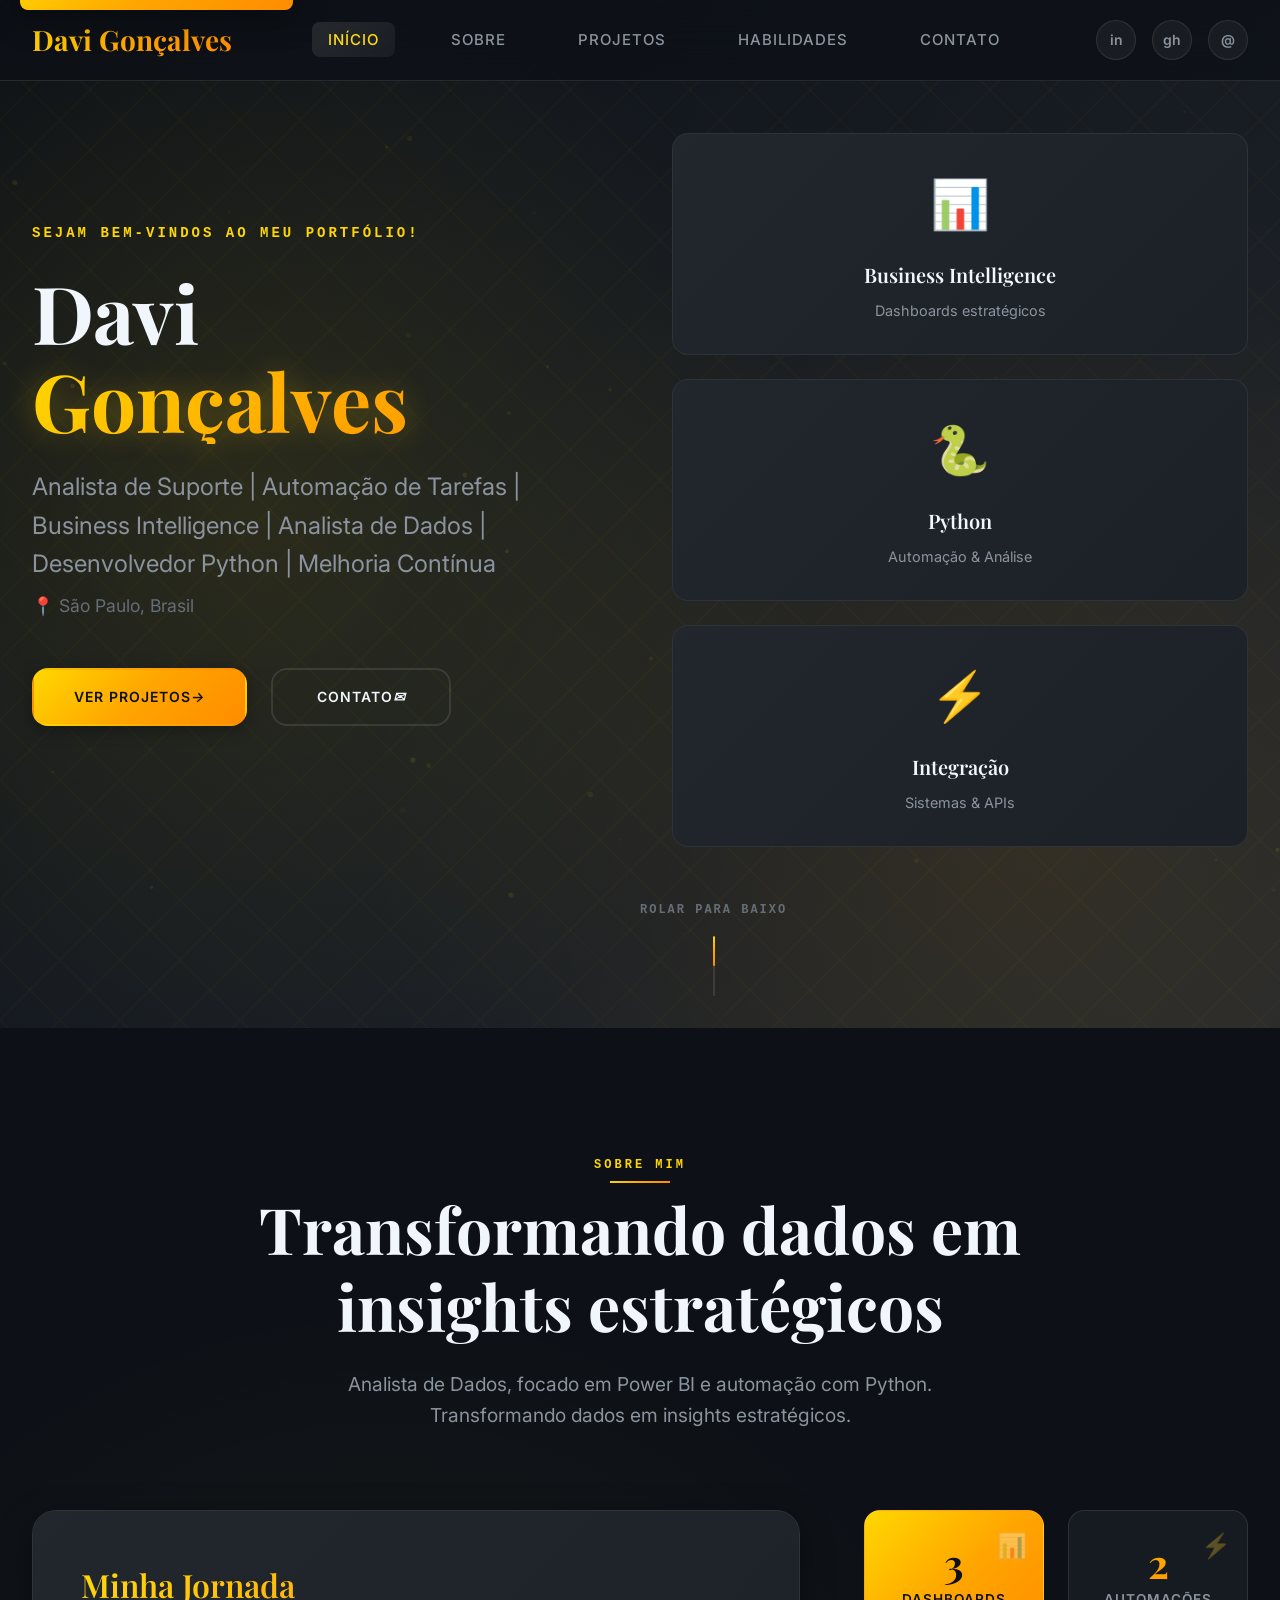
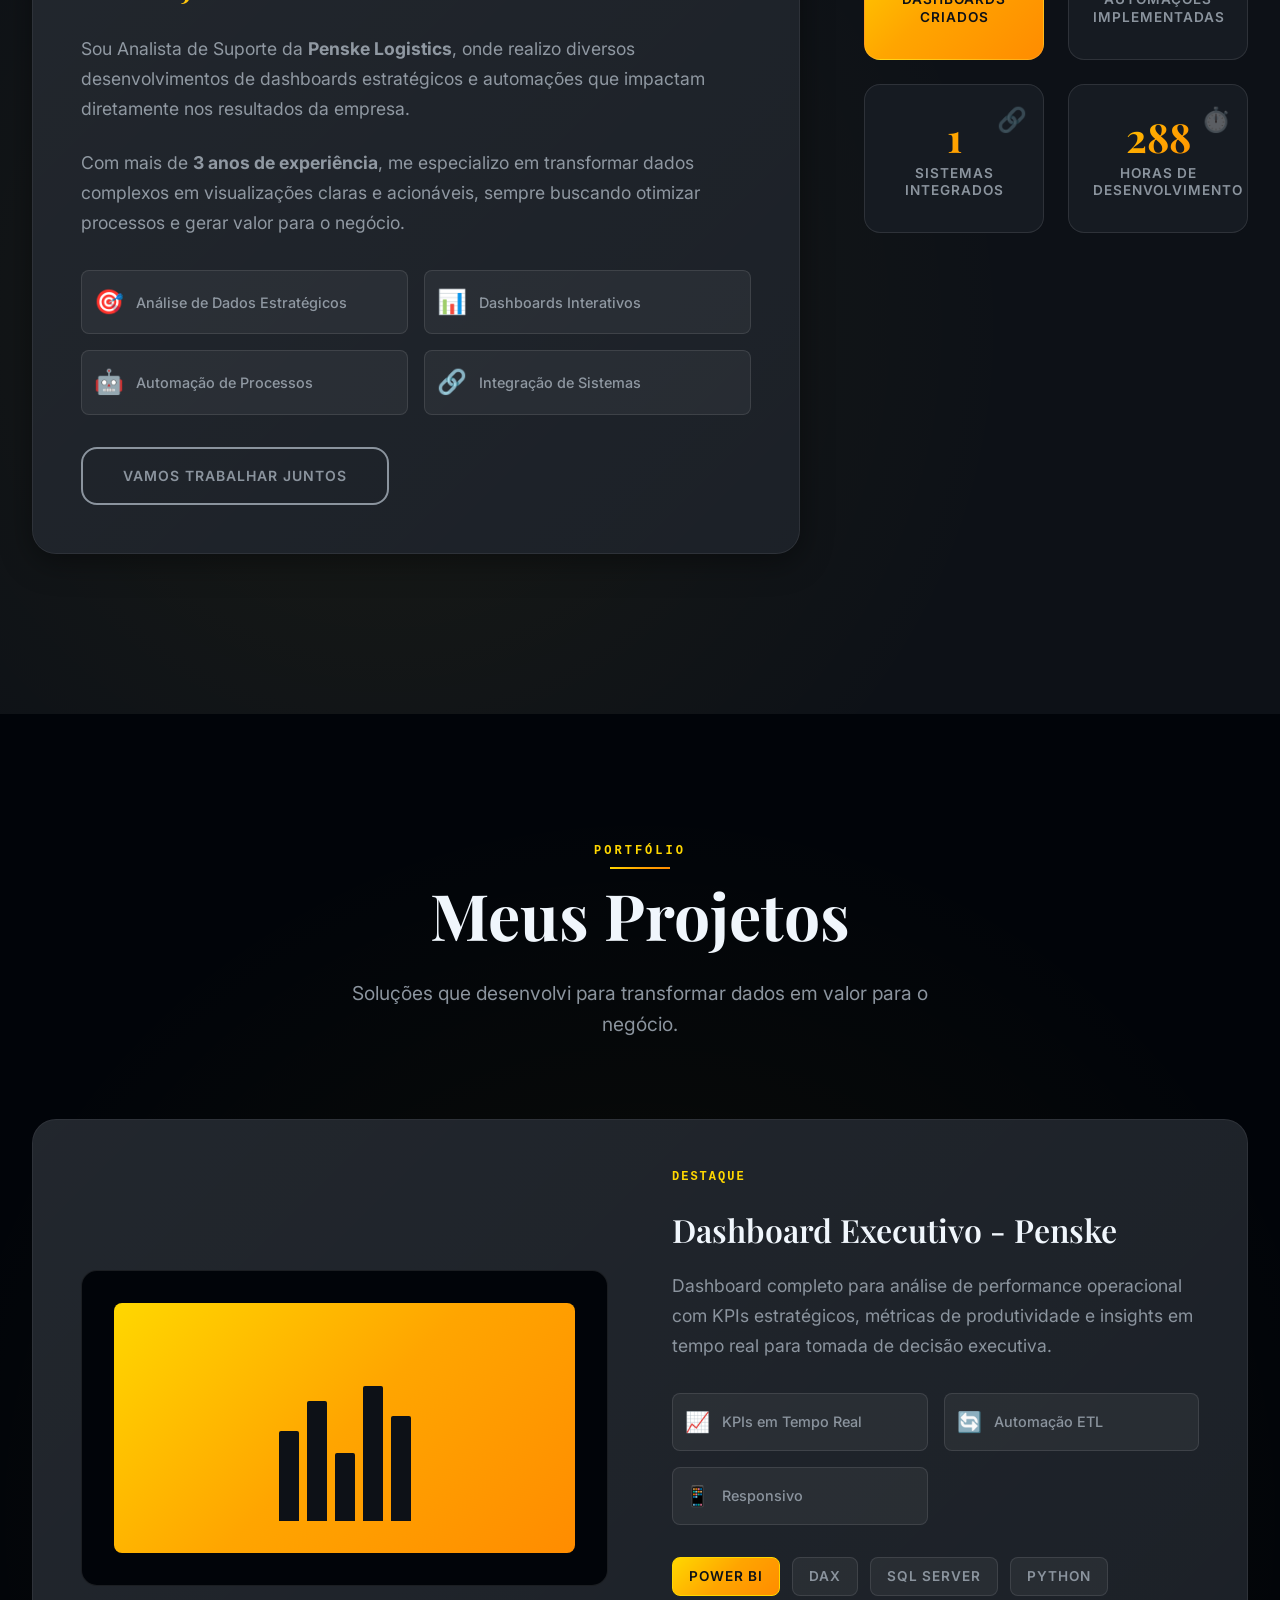
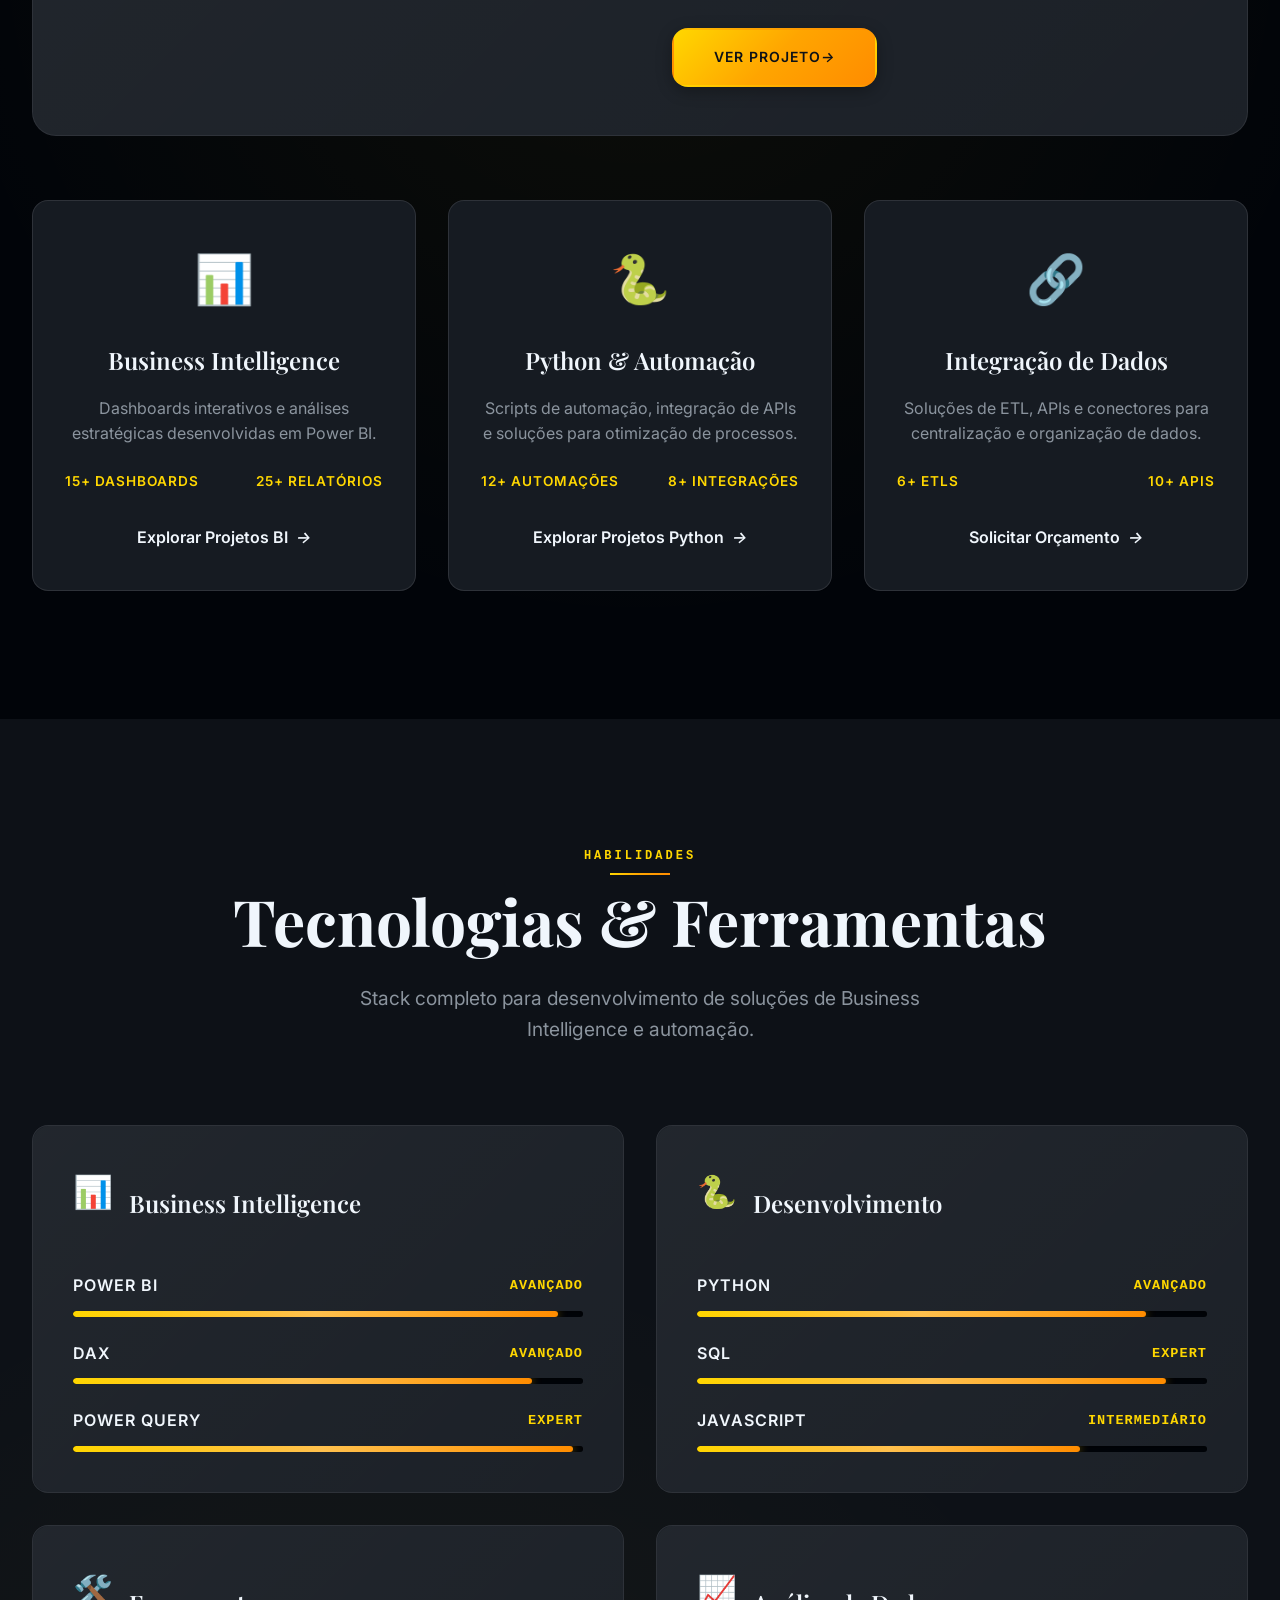
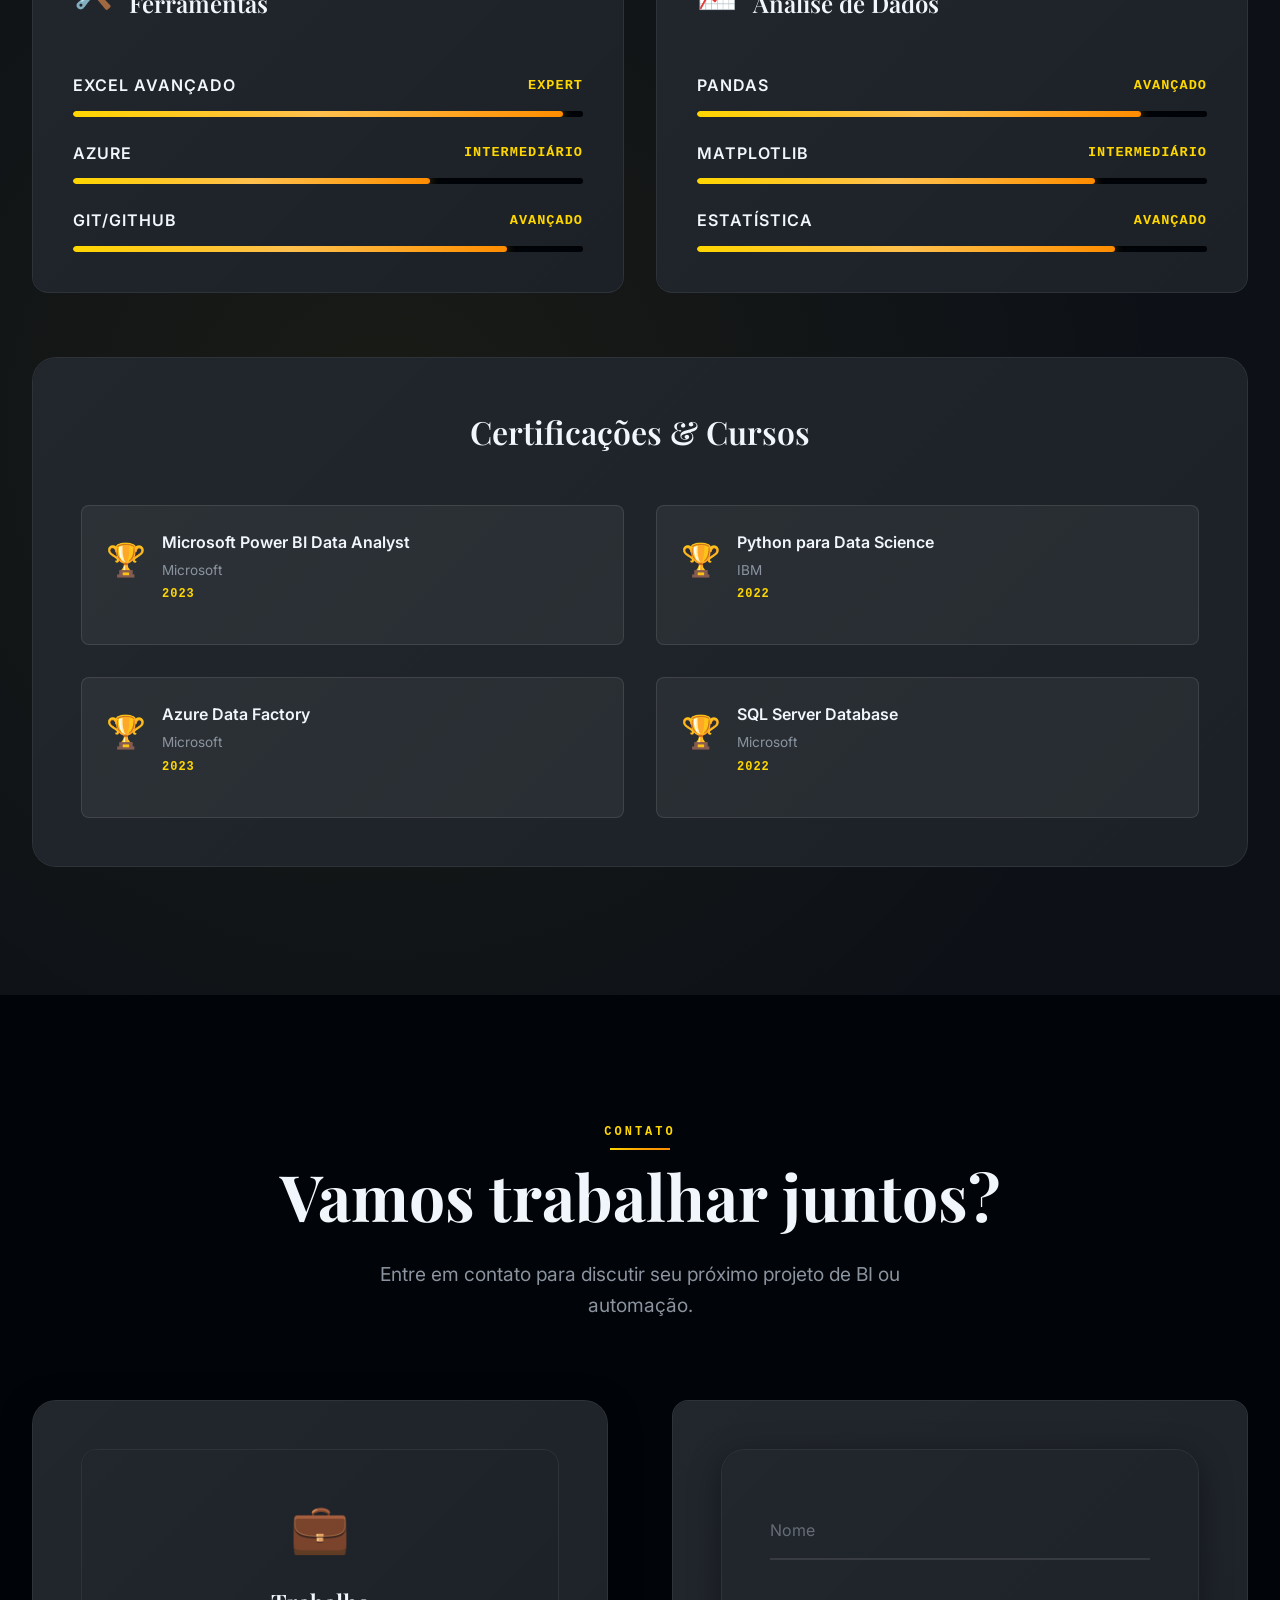
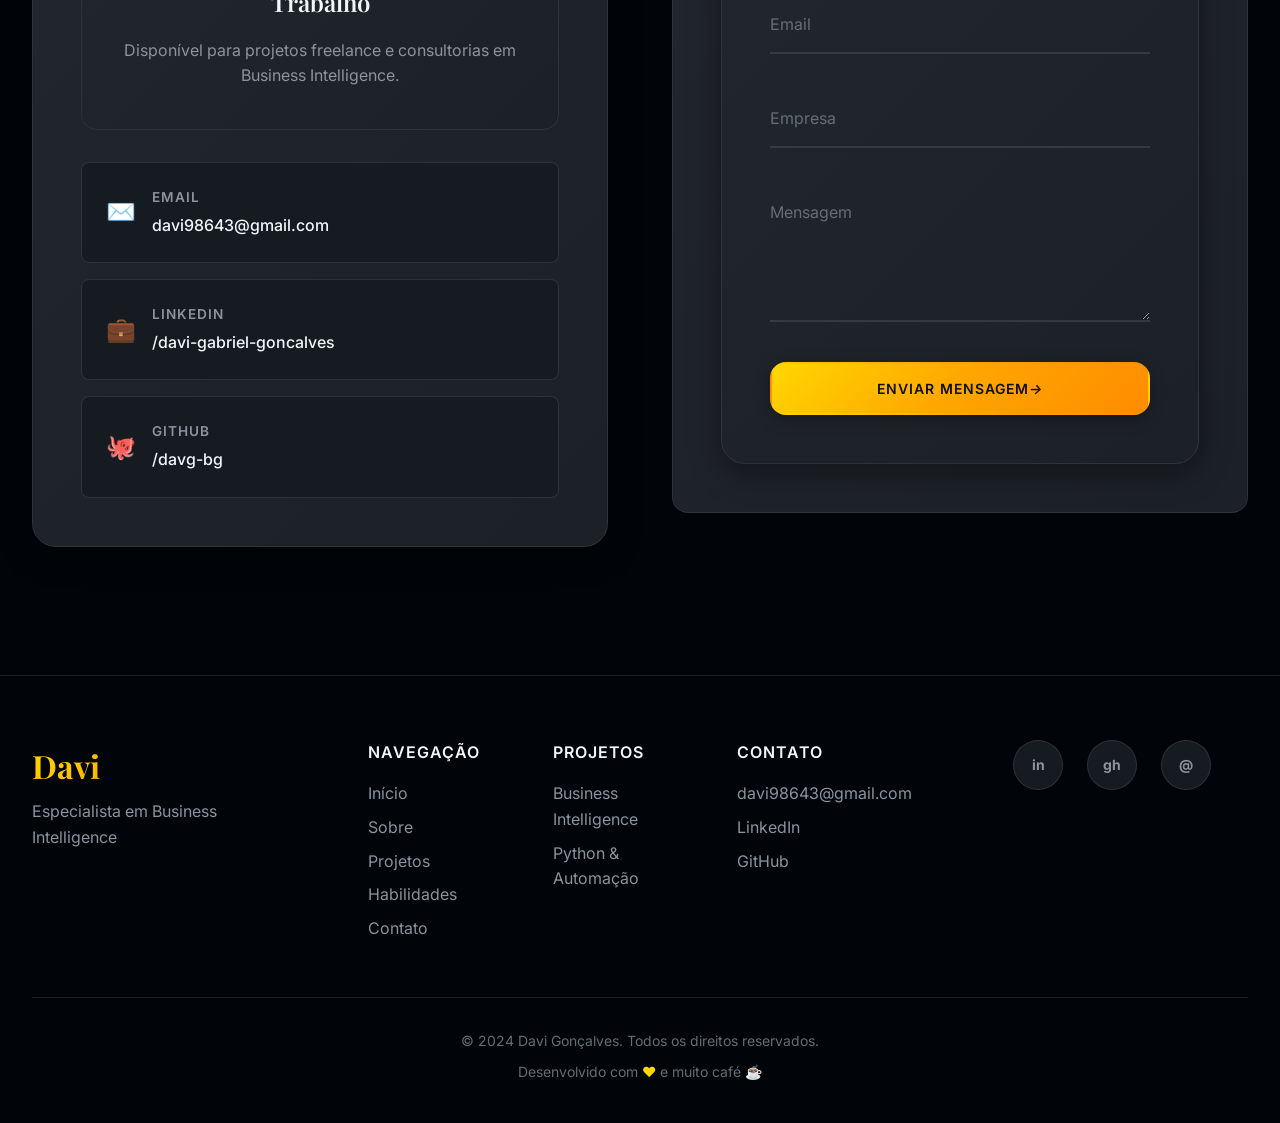
<file: index.html>
<!DOCTYPE html>
<html lang="pt-BR">
<head>
    <meta charset="UTF-8">
    <meta name="viewport" content="width=device-width, initial-scale=1.0">
    <meta name="description" content="Davi Gonçalves - VBA, Business Intelligence, Power BI e Python. Analista de Dados e Desenvolvedor com experiência em automação e dashboards estratégicos.">
    <meta name="keywords" content="Davi Gonçalves, Power BI, Python, Business Intelligence, Dashboard, Automação, Data Analysis, Developer">
    <meta name="author" content="Davi Gonçalves">

    <!-- Open Graph Meta Tags -->
    <meta property="og:title" content="Davi Gonçalves - Business Intelligence & Python Developer">
    <meta property="og:description" content="Analista de Dados, focado em Power BI e automação com Python. Transformando dados em insights estratégicos.">
    <meta property="og:type" content="website">
    <meta property="og:url" content="https://davi.dev">
    <meta property="og:image" content="https://davi.dev/preview-image.jpg">

    <!-- Twitter Meta Tags -->
    <meta name="twitter:card" content="summary_large_image">
    <meta name="twitter:title" content="Davi Gonçalves - Business Intelligence & Python">
    <meta name="twitter:description" content="Transformando dados em insights estratégicos com Power BI e Python.">

    <title>Davi Gonçalves - Business Intelligence & Python Developer</title>

    <!-- Favicon -->
    <link rel="icon" type="image/x-icon" href="favicon.ico">
    <link rel="apple-touch-icon" sizes="180x180" href="apple-touch-icon.png">

    <!-- PWA Manifest -->
    <link rel="manifest" href="manifest.json">

    <!-- Meta tags adicionais -->
    <meta name="theme-color" content="#FFD700">
    <meta name="msapplication-TileColor" content="#FFD700">
    <meta name="apple-mobile-web-app-capable" content="yes">
    <meta name="apple-mobile-web-app-status-bar-style" content="default">
    <meta name="apple-mobile-web-app-title" content="Davi ">

    <!-- Google Fonts -->
    <link rel="preconnect" href="https://fonts.googleapis.com">
    <link rel="preconnect" href="https://fonts.gstatic.com" crossorigin>
    <link href="https://fonts.googleapis.com/css2?family=Playfair+Display:ital,wght@0,400;0,500;0,600;0,700;0,800;1,400&family=Inter:wght@300;400;500;600;700;800&display=swap" rel="stylesheet">

    <link rel="stylesheet" href="styles.css">
</head>
<body>
    <!-- Skip Navigation -->
    <a href="#main-content" class="skip-link">Pular para conteúdo principal</a>

    <!-- Navigation -->
    <nav class="navbar" id="navbar">
        <div class="nav-container">
            <div class="nav-logo">
                <a href="#inicio">Davi Gonçalves</a>
            </div>
            <ul class="nav-menu" id="nav-menu">
                <li><a href="#inicio" class="nav-link">INÍCIO</a></li>
                <li><a href="#sobre" class="nav-link">SOBRE</a></li>
                <li><a href="#projetos" class="nav-link">PROJETOS</a></li>
                <li><a href="#habilidades" class="nav-link">HABILIDADES</a></li>
                <li><a href="#contato" class="nav-link">CONTATO</a></li>
            </ul>
            <div class="nav-social">
            <div class="nav-social">
                <a href="https://linkedin.com/in/davi-gabriel-goncalves" target="_blank" aria-label="LinkedIn">in</a>
                <a href="https://github.com/davg-bg/" target="_blank" aria-label="GitHub">gh</a>
                <a href="mailto:davi98643@gmail.com" aria-label="Email">@</a>
            </div>
            <button class="nav-toggle" id="nav-toggle" aria-label="Toggle navigation">
            </div>
            <button class="nav-toggle" id="nav-toggle" aria-label="Toggle navigation">
                <span></span>
                <span></span>
                <span></span>
            </button>
        </div>
    </nav>

    <main id="main-content">
        <!-- Hero Section -->
        <section id="inicio" class="hero">
            <div class="hero-bg">
                <div class="hero-pattern"></div>
            </div>
            <div class="container">
                <div class="hero-content">
                    <div class="hero-text">
                        <p class="hero-greeting">SEJAM BEM-VINDOS AO MEU PORTFÓLIO!</p>
                        <h1 class="hero-title">Davi<br><span class="hero-highlight">Gonçalves</span></h1>
                        <p class="hero-subtitle">Analista de Suporte | Automação de Tarefas | Business Intelligence | Analista de Dados | Desenvolvedor Python | Melhoria Contínua</p>
                        <p class="hero-location">📍 São Paulo, Brasil</p>
                        <div class="hero-buttons">
                            <a href="#projetos" class="btn btn-primary">
                                <span>VER PROJETOS</span>
                                <i class="btn-icon">→</i>
                            </a>
                            <a href="#contato" class="btn btn-secondary">
                                <span>CONTATO</span>
                                <i class="btn-icon">✉</i>
                            </a>
                        </div>
                    </div>
                    <div class="hero-visual">
                        <div class="hero-card floating">
                            <div class="card-icon">📊</div>
                            <h3>Business Intelligence</h3>
                            <p>Dashboards estratégicos</p>
                        </div>
                        <div class="hero-card floating" style="animation-delay: 0.5s">
                            <div class="card-icon">🐍</div>
                            <h3>Python</h3>
                            <p>Automação & Análise</p>
                        </div>
                        <div class="hero-card floating" style="animation-delay: 1s">
                            <div class="card-icon">⚡</div>
                            <h3>Integração</h3>
                            <p>Sistemas & APIs</p>
                        </div>
                    </div>
                </div>
                <div class="hero-scroll">
                    <span>ROLAR PARA BAIXO</span>
                    <div class="scroll-indicator">
                        <div class="scroll-arrow"></div>
                    </div>
                </div>
            </div>
        </section>

        <!-- About Section -->
        <section id="sobre" class="about">
            <div class="container">
                <div class="section-header">
                    <span class="section-tag">SOBRE MIM</span>
                    <h2 class="section-title">Transformando dados em<br><span class="text-gradient">insights estratégicos</span></h2>
                    <p class="section-subtitle">Analista de Dados, focado em Power BI e automação com Python. Transformando dados em insights estratégicos.</p>
                </div>

                <div class="about-grid">
                    <div class="about-content">
                        <div class="about-text">
                            <h3>Minha Jornada</h3>
                            <p>Sou Analista de Suporte da <strong>Penske Logistics</strong>, onde realizo diversos desenvolvimentos de dashboards estratégicos e automações que impactam diretamente nos resultados da empresa.</p>

                            <p>Com mais de <strong>3 anos de experiência</strong>, me especializo em transformar dados complexos em visualizações claras e acionáveis, sempre buscando otimizar processos e gerar valor para o negócio.</p>

                            <div class="expertise-list">
                                <div class="expertise-item">
                                    <span class="expertise-icon">🎯</span>
                                    <span>Análise de Dados Estratégicos</span>
                                </div>
                                <div class="expertise-item">
                                    <span class="expertise-icon">📊</span>
                                    <span>Dashboards Interativos</span>
                                </div>
                                <div class="expertise-item">
                                    <span class="expertise-icon">🤖</span>
                                    <span>Automação de Processos</span>
                                </div>
                                <div class="expertise-item">
                                    <span class="expertise-icon">🔗</span>
                                    <span>Integração de Sistemas</span>
                                </div>
                            </div>

                            <a href="#contato" class="btn btn-outline">VAMOS TRABALHAR JUNTOS</a>
                        </div>
                    </div>

                    <div class="about-stats">
                        <div class="stat-card highlight">
                            <div class="stat-number" data-target="25">0</div>
                            <div class="stat-label">Dashboards<br>Criados</div>
                            <div class="stat-icon">📊</div>
                        </div>
                        <div class="stat-card">
                            <div class="stat-number" data-target="15">0</div>
                            <div class="stat-label">Automações<br>Implementadas</div>
                            <div class="stat-icon">⚡</div>
                        </div>
                        <div class="stat-card">
                            <div class="stat-number" data-target="8">0</div>
                            <div class="stat-label">Sistemas<br>Integrados</div>
                            <div class="stat-icon">🔗</div>
                        </div>
                        <div class="stat-card">
                            <div class="stat-number" data-target="2000">0</div>
                            <div class="stat-label">Horas de<br>Desenvolvimento</div>
                            <div class="stat-icon">⏱️</div>
                        </div>
                    </div>
                </div>
            </div>
        </section>

        <!-- Projects Section -->
        <section id="projetos" class="projects">
            <div class="container">
                <div class="section-header">
                    <span class="section-tag">PORTFÓLIO</span>
                    <h2 class="section-title">Meus <span class="text-gradient">Projetos</span></h2>
                    <p class="section-subtitle">Soluções que desenvolvi para transformar dados em valor para o negócio.</p>
                </div>

                <div class="projects-showcase">
                    <!-- Featured Project -->
                    <div class="featured-project">
                        <div class="project-visual">
                            <div class="project-mockup">
                                <div class="mockup-screen">
                                    <div class="chart-bars">
                                        <div class="bar" style="height: 60%"></div>
                                        <div class="bar" style="height: 80%"></div>
                                        <div class="bar" style="height: 45%"></div>
                                        <div class="bar" style="height: 90%"></div>
                                        <div class="bar" style="height: 70%"></div>
                                    </div>
                                </div>
                            </div>
                        </div>
                        <div class="project-content">
                            <div class="project-category">DESTAQUE</div>
                            <h3>Dashboard Executivo - Penske</h3>
                            <p>Dashboard completo para análise de performance operacional com KPIs estratégicos, métricas de produtividade e insights em tempo real para tomada de decisão executiva.</p>

                            <div class="project-features">
                                <div class="feature">
                                    <span class="feature-icon">📈</span>
                                    <span>KPIs em Tempo Real</span>
                                </div>
                                <div class="feature">
                                    <span class="feature-icon">🔄</span>
                                    <span>Automação ETL</span>
                                </div>
                                <div class="feature">
                                    <span class="feature-icon">📱</span>
                                    <span>Responsivo</span>
                                </div>
                            </div>

                            <div class="project-tech">
                                <span class="tech-tag primary">Power BI</span>
                                <span class="tech-tag">DAX</span>
                                <span class="tech-tag">SQL Server</span>
                                <span class="tech-tag">Python</span>
                            </div>

                            <div class="project-links">
                                <a href="projetos-bi/index.html" class="btn btn-primary btn-sm">
                                    <span>VER PROJETO</span>
                                    <i class="btn-icon">→</i>
                                </a>
                            </div>
                        </div>
                    </div>

                    <!-- Project Categories -->
                    <div class="project-categories">
                        <div class="category-card">
                            <div class="category-icon">📊</div>
                            <h4>Business Intelligence</h4>
                            <p>Dashboards interativos e análises estratégicas desenvolvidas em Power BI.</p>
                            <div class="category-stats">
                                <span class="stat">15+ Dashboards</span>
                                <span class="stat">25+ Relatórios</span>
                            </div>
                            <a href="projetos-bi/index.html" class="category-link">
                                <span>Explorar Projetos BI</span>
                                <i class="link-icon">→</i>
                            </a>
                        </div>

                        <div class="category-card">
                            <div class="category-icon">🐍</div>
                            <h4>Python & Automação</h4>
                            <p>Scripts de automação, integração de APIs e soluções para otimização de processos.</p>
                            <div class="category-stats">
                                <span class="stat">12+ Automações</span>
                                <span class="stat">8+ Integrações</span>
                            </div>
                            <a href="projetos-python/index.html" class="category-link">
                                <span>Explorar Projetos Python</span>
                                <i class="link-icon">→</i>
                            </a>
                        </div>

                        <div class="category-card">
                            <div class="category-icon">🔗</div>
                            <h4>Integração de Dados</h4>
                            <p>Soluções de ETL, APIs e conectores para centralização e organização de dados.</p>
                            <div class="category-stats">
                                <span class="stat">6+ ETLs</span>
                                <span class="stat">10+ APIs</span>
                            </div>
                            <a href="#contato" class="category-link">
                                <span>Solicitar Orçamento</span>
                                <i class="link-icon">→</i>
                            </a>
                        </div>
                    </div>
                </div>
            </div>
        </section>

        <!-- Skills Section -->
        <section id="habilidades" class="skills">
            <div class="container">
                <div class="section-header">
                    <span class="section-tag">HABILIDADES</span>
                    <h2 class="section-title">Tecnologias & <span class="text-gradient">Ferramentas</span></h2>
                    <p class="section-subtitle">Stack completo para desenvolvimento de soluções de Business Intelligence e automação.</p>
                </div>

                <div class="skills-grid">
                    <div class="skill-category">
                        <div class="category-header">
                            <div class="category-icon">📊</div>
                            <h3>Business Intelligence</h3>
                        </div>
                        <div class="skills-list">
                            <div class="skill-item">
                                <div class="skill-info">
                                    <span class="skill-name">Power BI</span>
                                    <span class="skill-level">Avançado</span>
                                </div>
                                <div class="skill-bar">
                                    <div class="skill-progress" data-width="95%"></div>
                                </div>
                            </div>
                            <div class="skill-item">
                                <div class="skill-info">
                                    <span class="skill-name">DAX</span>
                                    <span class="skill-level">Avançado</span>
                                </div>
                                <div class="skill-bar">
                                    <div class="skill-progress" data-width="90%"></div>
                                </div>
                            </div>
                            <div class="skill-item">
                                <div class="skill-info">
                                    <span class="skill-name">Power Query</span>
                                    <span class="skill-level">Expert</span>
                                </div>
                                <div class="skill-bar">
                                    <div class="skill-progress" data-width="98%"></div>
                                </div>
                            </div>
                        </div>
                    </div>

                    <div class="skill-category">
                        <div class="category-header">
                            <div class="category-icon">🐍</div>
                            <h3>Desenvolvimento</h3>
                        </div>
                        <div class="skills-list">
                            <div class="skill-item">
                                <div class="skill-info">
                                    <span class="skill-name">Python</span>
                                    <span class="skill-level">Avançado</span>
                                </div>
                                <div class="skill-bar">
                                    <div class="skill-progress" data-width="88%"></div>
                                </div>
                            </div>
                            <div class="skill-item">
                                <div class="skill-info">
                                    <span class="skill-name">SQL</span>
                                    <span class="skill-level">Expert</span>
                                </div>
                                <div class="skill-bar">
                                    <div class="skill-progress" data-width="92%"></div>
                                </div>
                            </div>
                            <div class="skill-item">
                                <div class="skill-info">
                                    <span class="skill-name">JavaScript</span>
                                    <span class="skill-level">Intermediário</span>
                                </div>
                                <div class="skill-bar">
                                    <div class="skill-progress" data-width="75%"></div>
                                </div>
                            </div>
                        </div>
                    </div>

                    <div class="skill-category">
                        <div class="category-header">
                            <div class="category-icon">🛠️</div>
                            <h3>Ferramentas</h3>
                        </div>
                        <div class="skills-list">
                            <div class="skill-item">
                                <div class="skill-info">
                                    <span class="skill-name">Excel Avançado</span>
                                    <span class="skill-level">Expert</span>
                                </div>
                                <div class="skill-bar">
                                    <div class="skill-progress" data-width="96%"></div>
                                </div>
                            </div>
                            <div class="skill-item">
                                <div class="skill-info">
                                    <span class="skill-name">Azure</span>
                                    <span class="skill-level">Intermediário</span>
                                </div>
                                <div class="skill-bar">
                                    <div class="skill-progress" data-width="70%"></div>
                                </div>
                            </div>
                            <div class="skill-item">
                                <div class="skill-info">
                                    <span class="skill-name">Git/GitHub</span>
                                    <span class="skill-level">Avançado</span>
                                </div>
                                <div class="skill-bar">
                                    <div class="skill-progress" data-width="85%"></div>
                                </div>
                            </div>
                        </div>
                    </div>

                    <div class="skill-category">
                        <div class="category-header">
                            <div class="category-icon">📈</div>
                            <h3>Análise de Dados</h3>
                        </div>
                        <div class="skills-list">
                            <div class="skill-item">
                                <div class="skill-info">
                                    <span class="skill-name">Pandas</span>
                                    <span class="skill-level">Avançado</span>
                                </div>
                                <div class="skill-bar">
                                    <div class="skill-progress" data-width="87%"></div>
                                </div>
                            </div>
                            <div class="skill-item">
                                <div class="skill-info">
                                    <span class="skill-name">Matplotlib</span>
                                    <span class="skill-level">Intermediário</span>
                                </div>
                                <div class="skill-bar">
                                    <div class="skill-progress" data-width="78%"></div>
                                </div>
                            </div>
                            <div class="skill-item">
                                <div class="skill-info">
                                    <span class="skill-name">Estatística</span>
                                    <span class="skill-level">Avançado</span>
                                </div>
                                <div class="skill-bar">
                                    <div class="skill-progress" data-width="82%"></div>
                                </div>
                            </div>
                        </div>
                    </div>
                </div>

                <!-- Certifications -->
                <div class="certifications">
                    <h3 class="cert-title">Certificações & Cursos</h3>
                    <div class="cert-grid">
                        <div class="cert-item">
                            <div class="cert-icon">🏆</div>
                            <div class="cert-content">
                                <h4>Microsoft Power BI Data Analyst</h4>
                                <p class="cert-org">Microsoft</p>
                                <span class="cert-date">2023</span>
                            </div>
                        </div>
                        <div class="cert-item">
                            <div class="cert-icon">🏆</div>
                            <div class="cert-content">
                                <h4>Python para Data Science</h4>
                                <p class="cert-org">IBM</p>
                                <span class="cert-date">2022</span>
                            </div>
                        </div>
                        <div class="cert-item">
                            <div class="cert-icon">🏆</div>
                            <div class="cert-content">
                                <h4>Azure Data Factory</h4>
                                <p class="cert-org">Microsoft</p>
                                <span class="cert-date">2023</span>
                            </div>
                        </div>
                        <div class="cert-item">
                            <div class="cert-icon">🏆</div>
                            <div class="cert-content">
                                <h4>SQL Server Database</h4>
                                <p class="cert-org">Microsoft</p>
                                <span class="cert-date">2022</span>
                            </div>
                        </div>
                    </div>
                </div>
            </div>
        </section>

        <!-- Contact Section -->
        <section id="contato" class="contact">
            <div class="container">
                <div class="section-header">
                    <span class="section-tag">CONTATO</span>
                    <h2 class="section-title">Vamos trabalhar <span class="text-gradient">juntos</span>?</h2>
                    <p class="section-subtitle">Entre em contato para discutir seu próximo projeto de BI ou automação.</p>
                </div>

                <div class="contact-grid">
                    <div class="contact-info">
                        <div class="contact-card">
                            <div class="contact-icon">💼</div>
                            <h4>Trabalho</h4>
                            <p>Disponível para projetos freelance e consultorias em Business Intelligence.</p>
                        </div>

                        <div class="contact-methods">
                            <a href="mailto:davi98643@gmail.com" class="contact-method">
                                <div class="method-icon">✉️</div>
                                <div class="method-content">
                                    <span class="method-label">Email</span>
                                    <span class="method-value">davi98643@gmail.com</span>
                                </div>
                            </a>

                            <a href="https://linkedin.com/in/davi-gabriel-goncalves" target="_blank" class="contact-method">
                                <div class="method-icon">💼</div>
                                <div class="method-content">
                                    <span class="method-label">LinkedIn</span>
                                    <span class="method-value">/davi-gabriel-goncalves</span>
                                </div>
                            </a>

                            <a href="https://github.com/davg-bg/" target="_blank" class="contact-method">
                                <div class="method-icon">🐙</div>
                                <div class="method-content">
                                    <span class="method-label">GitHub</span>
                                    <span class="method-value">/davg-bg</span>
                                </div>
                            </a>
                        </div>
                    </div>

                    <div class="contact-form-container">
                        <form class="contact-form" id="contactForm" method="POST" action="https://formspree.io/f/mreerjwb">
                            <div class="form-group">
                                <input type="text" id="nome" name="nome" placeholder="" required>
                                <label for="nome">Nome</label>
                            </div>

                            <div class="form-group">
                                <input type="email" id="email" name="email" placeholder="" required>
                                <label for="email">Email</label>
                            </div>

                            <div class="form-group">
                                <input type="text" id="empresa" name="empresa" placeholder="">
                                <label for="empresa">Empresa</label>
                            </div>

                            <div class="form-group">
                                <textarea id="mensagem" name="mensagem" rows="5" placeholder="" required></textarea>
                                <label for="mensagem">Mensagem</label>
                            </div>

                            <button type="submit" class="btn btn-primary btn-full">
                                <span>ENVIAR MENSAGEM</span>
                                <i class="btn-icon">→</i>
                            </button>
                        </form>
                    </div>
                </div>
            </div>
        </section>
    </main>

    <!-- Footer -->
    <footer class="footer">
        <div class="container">
            <div class="footer-content">
                <div class="footer-brand">
                    <h3>Davi </h3>
                    <p>Especialista em Business Intelligence</p>
                </div>

                <div class="footer-links">
                    <div class="footer-column">
                        <h4>Navegação</h4>
                        <a href="#inicio">Início</a>
                        <a href="#sobre">Sobre</a>
                        <a href="#projetos">Projetos</a>
                        <a href="#habilidades">Habilidades</a>
                        <a href="#contato">Contato</a>
                    </div>

                    <div class="footer-column">
                        <h4>Projetos</h4>
                        <a href="projetos-bi/index.html">Business Intelligence</a>
                        <a href="projetos-python/index.html">Python & Automação</a>
                    </div>

                    <div class="footer-column">
                        <h4>Contato</h4>
                        <a href="mailto:davi98643@gmail.com">davi98643@gmail.com</a>
                        <a href="https://linkedin.com/in/davi-gabriel-goncalves" target="_blank">LinkedIn</a>
                        <a href="https://github.com/davg-bg/" target="_blank">GitHub</a>
                    </div>
                </div>

                <div class="footer-social">
                    <a href="https://linkedin.com/in/davi-gabriel-goncalves" target="_blank" aria-label="LinkedIn">
                        <span>in</span>
                    </a>
                    <a href="https://github.com/davg-bg/" target="_blank" aria-label="GitHub">
                        <span>gh</span>
                    </a>
                    <a href="mailto:davi98643@gmail.com" aria-label="Email">
                        <span>@</span>
                    </a>
                </div>
            </div>

            <div class="footer-bottom">
                <p>&copy; 2024 Davi  Gonçalves. Todos os direitos reservados.</p>
                <p>Desenvolvido com <span class="heart">❤️</span> e muito café ☕</p>
            </div>
        </div>
    </footer>

    <script src="script.js"></script>
</body>
</html>
</file>
<file: styles.css>
/* ================================
   PORTFÓLIO PREMIUM - DAVI GABRIEL
   Design System Moderno e Elegante
   ================================ */

/* Reset CSS */
* {
    margin: 0;
    padding: 0;
    box-sizing: border-box;
}

/* Variáveis CSS */
:root {
    /* Cores Principais */
    --primary-gold: #FFD700;
    --primary-gold-dark: #F4C430;
    --primary-gold-light: #FFF8DC;

    /* Backgrounds */
    --bg-dark: #0D1117;
    --bg-darker: #010409;
    --bg-card: #161B22;
    --bg-card-hover: #1F2328;
    --bg-glass: rgba(255, 255, 255, 0.05);
    --bg-glass-hover: rgba(255, 255, 255, 0.1);

    /* Text Colors */
    --text-primary: #F0F6FC;
    --text-secondary: #8B949E;
    --text-muted: #656D76;
    --text-dark: #0D1117;

    /* Gradients */
    --gradient-primary: linear-gradient(135deg, #FFD700 0%, #FFA500 50%, #FF8C00 100%);
    --gradient-dark: linear-gradient(135deg, #0D1117 0%, #161B22 50%, #21262D 100%);
    --gradient-glass: linear-gradient(135deg, rgba(255, 255, 255, 0.1) 0%, rgba(255, 255, 255, 0.05) 100%);
    --gradient-hero: linear-gradient(135deg, #0D1117 0%, #161B22 50%, #21262D 100%);

    /* Shadows */
    --shadow-sm: 0 2px 8px rgba(0, 0, 0, 0.2);
    --shadow-md: 0 4px 16px rgba(0, 0, 0, 0.3);
    --shadow-lg: 0 8px 32px rgba(0, 0, 0, 0.4);
    --shadow-xl: 0 16px 64px rgba(0, 0, 0, 0.5);
    --shadow-glow: 0 0 30px rgba(255, 215, 0, 0.3);
    --shadow-glow-hover: 0 0 40px rgba(255, 215, 0, 0.5);

    /* Typography */
    --font-primary: 'Playfair Display', serif;
    --font-secondary: 'Inter', -apple-system, BlinkMacSystemFont, 'Segoe UI', Roboto, sans-serif;
    --font-mono: 'JetBrains Mono', 'Fira Code', Monaco, 'Cascadia Code', monospace;

    /* Transitions */
    --transition: all 0.4s cubic-bezier(0.23, 1, 0.32, 1);
    --transition-fast: all 0.2s ease;
    --transition-bounce: all 0.6s cubic-bezier(0.68, -0.55, 0.265, 1.55);

    /* Borders */
    --border-radius: 16px;
    --border-radius-sm: 8px;
    --border-radius-lg: 24px;
    --border-width: 1px;
    --border-color: rgba(255, 255, 255, 0.1);
    --border-color-hover: rgba(255, 215, 0, 0.3);

    /* Spacing */
    --spacing-xs: 0.5rem;
    --spacing-sm: 1rem;
    --spacing-md: 2rem;
    --spacing-lg: 4rem;
    --spacing-xl: 6rem;
    --spacing-2xl: 8rem;

    /* Layout */
    --container-max-width: 1400px;
    --section-padding: 8rem 0;
    --section-padding-sm: 4rem 0;
}

/* Base Styles */
html {
    scroll-behavior: smooth;
    font-size: 16px;
}

body {
    font-family: var(--font-secondary);
    background: var(--bg-darker);
    color: var(--text-primary);
    line-height: 1.6;
    overflow-x: hidden;
    -webkit-font-smoothing: antialiased;
    -moz-osx-font-smoothing: grayscale;
}

::selection {
    background: var(--primary-gold);
    color: var(--text-dark);
}

/* Scrollbar Styles */
::-webkit-scrollbar {
    width: 8px;
}

::-webkit-scrollbar-track {
    background: var(--bg-dark);
}

::-webkit-scrollbar-thumb {
    background: var(--gradient-primary);
    border-radius: 10px;
}

::-webkit-scrollbar-thumb:hover {
    background: var(--primary-gold-dark);
}

/* Container */
.container {
    max-width: var(--container-max-width);
    margin: 0 auto;
    padding: 0 2rem;
}

/* Skip Link */
.skip-link {
    position: absolute;
    top: -40px;
    left: 20px;
    background: var(--gradient-primary);
    color: var(--text-dark);
    padding: 12px 24px;
    text-decoration: none;
    border-radius: var(--border-radius-sm);
    font-weight: 600;
    z-index: 10001;
    transition: var(--transition);
    box-shadow: var(--shadow-lg);
}

.skip-link:focus {
    top: 20px;
}

/* ================================
   NAVIGATION BAR
   ================================ */

.navbar {
    position: fixed;
    top: 0;
    left: 0;
    right: 0;
    background: rgba(13, 17, 23, 0.8);
    backdrop-filter: blur(20px);
    -webkit-backdrop-filter: blur(20px);
    border-bottom: var(--border-width) solid var(--border-color);
    z-index: 1000;
    transition: var(--transition);
}

.navbar.scrolled {
    background: rgba(13, 17, 23, 0.95);
    box-shadow: var(--shadow-md);
}

.nav-container {
    max-width: var(--container-max-width);
    margin: 0 auto;
    padding: 0 2rem;
    display: flex;
    justify-content: space-between;
    align-items: center;
    height: 80px;
}

.nav-logo a {
    font-family: var(--font-primary);
    font-size: 28px;
    font-weight: 700;
    background: var(--gradient-primary);
    -webkit-background-clip: text;
    -webkit-text-fill-color: transparent;
    background-clip: text;
    text-decoration: none;
    transition: var(--transition);
    position: relative;
}

.nav-logo a::after {
    content: '';
    position: absolute;
    bottom: -5px;
    left: 0;
    width: 0;
    height: 2px;
    background: var(--gradient-primary);
    transition: var(--transition);
}

.nav-logo a:hover::after {
    width: 100%;
}

.nav-menu {
    display: flex;
    list-style: none;
    gap: 2.5rem;
    align-items: center;
}

.nav-menu .nav-link {
    font-family: var(--font-secondary);
    font-size: 15px;
    font-weight: 500;
    color: var(--text-secondary);
    text-decoration: none;
    text-transform: uppercase;
    letter-spacing: 1px;
    padding: 8px 16px;
    border-radius: var(--border-radius-sm);
    position: relative;
    transition: var(--transition);
}

.nav-menu .nav-link::before {
    content: '';
    position: absolute;
    top: 0;
    left: 0;
    right: 0;
    bottom: 0;
    background: var(--gradient-glass);
    border-radius: var(--border-radius-sm);
    opacity: 0;
    transition: var(--transition);
}

.nav-menu .nav-link:hover::before,
.nav-menu .nav-link.active::before {
    opacity: 1;
}

.nav-menu .nav-link:hover,
.nav-menu .nav-link.active {
    color: var(--primary-gold);
    transform: translateY(-2px);
}

.nav-social {
    display: flex;
    gap: 1rem;
    align-items: center;
}

.nav-social a {
    display: flex;
    align-items: center;
    justify-content: center;
    width: 40px;
    height: 40px;
    background: var(--bg-glass);
    border: var(--border-width) solid var(--border-color);
    border-radius: 50%;
    color: var(--text-secondary);
    text-decoration: none;
    font-size: 14px;
    font-weight: 600;
    transition: var(--transition);
    backdrop-filter: blur(10px);
}

.nav-social a:hover {
    background: var(--gradient-primary);
    color: var(--text-dark);
    border-color: var(--primary-gold);
    transform: translateY(-2px) scale(1.1);
    box-shadow: var(--shadow-glow);
}

.nav-toggle {
    display: none;
    flex-direction: column;
    background: none;
    border: none;
    cursor: pointer;
    padding: 8px;
    gap: 4px;
}

.nav-toggle span {
    width: 25px;
    height: 2px;
    background: var(--text-primary);
    border-radius: 2px;
    transition: var(--transition);
}

/* ================================
   HERO SECTION
   ================================ */

.hero {
    min-height: 100vh;
    display: flex;
    align-items: center;
    justify-content: center;
    background: var(--gradient-hero);
    position: relative;
    overflow: hidden;
    padding-top: 80px;
}

.hero::before {
    content: '';
    position: absolute;
    top: 0;
    left: 0;
    right: 0;
    bottom: 0;
    background:
        radial-gradient(circle at 20% 50%, rgba(255, 215, 0, 0.1) 0%, transparent 50%),
        radial-gradient(circle at 80% 80%, rgba(255, 165, 0, 0.1) 0%, transparent 50%);
    pointer-events: none;
}

.hero-bg {
    position: absolute;
    top: 0;
    left: 0;
    right: 0;
    bottom: 0;
    z-index: 1;
}

.hero-pattern {
    position: absolute;
    top: 0;
    left: 0;
    right: 0;
    bottom: 0;
    background:
        linear-gradient(45deg, transparent 48%, rgba(255, 215, 0, 0.02) 49%, rgba(255, 215, 0, 0.02) 51%, transparent 52%),
        linear-gradient(-45deg, transparent 48%, rgba(255, 215, 0, 0.02) 49%, rgba(255, 215, 0, 0.02) 51%, transparent 52%);
    background-size: 60px 60px;
    animation: patternMove 20s ease-in-out infinite;
}

@keyframes patternMove {
    0%, 100% { transform: translateX(0) translateY(0); }
    50% { transform: translateX(-30px) translateY(-30px); }
}

.hero-content {
    position: relative;
    z-index: 2;
    display: grid;
    grid-template-columns: 1fr 1fr;
    gap: 4rem;
    align-items: center;
    min-height: calc(100vh - 80px);
}

.hero-greeting {
    font-family: var(--font-mono);
    font-size: 14px;
    font-weight: 600;
    color: var(--primary-gold);
    text-transform: uppercase;
    letter-spacing: 3px;
    margin-bottom: 1.5rem;
    opacity: 0;
    animation: fadeInUp 0.8s ease 0.2s forwards;
}

.hero-title {
    font-family: var(--font-primary);
    font-size: clamp(3rem, 8vw, 5rem);
    font-weight: 700;
    line-height: 1.1;
    margin-bottom: 1.5rem;
    color: var(--text-primary);
    opacity: 0;
    animation: fadeInUp 0.8s ease 0.4s forwards;
}

.hero-highlight {
    background: var(--gradient-primary);
    -webkit-background-clip: text;
    -webkit-text-fill-color: transparent;
    background-clip: text;
    display: block;
    text-shadow: 0 0 30px rgba(255, 215, 0, 0.3);
}

.hero-subtitle {
    font-family: var(--font-secondary);
    font-size: clamp(1.1rem, 2.5vw, 1.5rem);
    font-weight: 400;
    color: var(--text-secondary);
    margin-bottom: 0.5rem;
    opacity: 0;
    animation: fadeInUp 0.8s ease 0.6s forwards;
}

.hero-location {
    font-family: var(--font-secondary);
    font-size: 1.1rem;
    color: var(--text-muted);
    margin-bottom: 3rem;
    opacity: 0;
    animation: fadeInUp 0.8s ease 0.8s forwards;
}

.hero-buttons {
    display: flex;
    gap: 1.5rem;
    flex-wrap: wrap;
    margin-bottom: 2rem;
    opacity: 0;
    animation: fadeInUp 0.8s ease 1s forwards;
}

.hero-visual {
    display: grid;
    grid-template-columns: 1fr;
    gap: 1.5rem;
    opacity: 0;
    animation: fadeInUp 0.8s ease 1.2s forwards;
}

.hero-card {
    background: var(--bg-card);
    padding: 2rem;
    border-radius: var(--border-radius);
    border: var(--border-width) solid var(--border-color);
    text-align: center;
    transition: var(--transition);
    backdrop-filter: blur(10px);
    position: relative;
    overflow: hidden;
}

.hero-card::before {
    content: '';
    position: absolute;
    top: 0;
    left: 0;
    right: 0;
    bottom: 0;
    background: var(--gradient-glass);
    opacity: 0.5;
    pointer-events: none;
}

.hero-card:hover {
    transform: translateY(-10px);
    box-shadow: var(--shadow-glow);
    border-color: var(--border-color-hover);
}

.hero-card .card-icon {
    font-size: 3rem;
    margin-bottom: 1rem;
    position: relative;
    z-index: 1;
}

.hero-card h3 {
    font-family: var(--font-primary);
    font-size: 1.25rem;
    font-weight: 600;
    color: var(--text-primary);
    margin-bottom: 0.5rem;
    position: relative;
    z-index: 1;
}

.hero-card p {
    font-size: 0.9rem;
    color: var(--text-secondary);
    position: relative;
    z-index: 1;
}

.floating {
    animation: float 6s ease-in-out infinite;
}

@keyframes float {
    0%, 100% { transform: translateY(0px) rotate(0deg); }
    33% { transform: translateY(-10px) rotate(1deg); }
    66% { transform: translateY(-5px) rotate(-1deg); }
}

.hero-scroll {
    position: absolute;
    bottom: 2rem;
    left: 50%;
    transform: translateX(-50%);
    display: flex;
    flex-direction: column;
    align-items: center;
    gap: 1rem;
    opacity: 0;
    animation: fadeInUp 0.8s ease 1.2s forwards;
}

.hero-scroll span {
    font-family: var(--font-mono);
    font-size: 12px;
    font-weight: 600;
    color: var(--text-muted);
    text-transform: uppercase;
    letter-spacing: 2px;
}

.scroll-indicator {
    width: 2px;
    height: 60px;
    background: var(--border-color);
    border-radius: 2px;
    position: relative;
    overflow: hidden;
}

.scroll-arrow {
    width: 100%;
    height: 30px;
    background: var(--gradient-primary);
    border-radius: 2px;
    animation: scrollAnimation 2s ease-in-out infinite;
}

@keyframes scrollAnimation {
    0% { transform: translateY(-30px); opacity: 0; }
    50% { opacity: 1; }
    100% { transform: translateY(30px); opacity: 0; }
}

/* ================================
   BUTTONS
   ================================ */

.btn {
    display: inline-flex;
    align-items: center;
    justify-content: center;
    padding: 1rem 2.5rem;
    font-family: var(--font-secondary);
    font-size: 14px;
    font-weight: 600;
    text-transform: uppercase;
    letter-spacing: 1px;
    text-decoration: none;
    border-radius: var(--border-radius);
    border: 2px solid transparent;
    cursor: pointer;
    transition: var(--transition-bounce);
    position: relative;
    overflow: hidden;
    min-width: 180px;
}

.btn::before {
    content: '';
    position: absolute;
    top: 0;
    left: -100%;
    width: 100%;
    height: 100%;
    background: linear-gradient(90deg, transparent, rgba(255, 255, 255, 0.2), transparent);
    transition: left 0.5s;
}

.btn:hover::before {
    left: 100%;
}

.btn-primary {
    background: var(--gradient-primary);
    color: var(--text-dark);
    box-shadow: var(--shadow-md);
}

.btn-primary:hover {
    transform: translateY(-3px);
    box-shadow: var(--shadow-glow-hover);
    filter: brightness(1.1);
}

.btn-secondary {
    background: transparent;
    color: var(--text-primary);
    border-color: var(--border-color);
    backdrop-filter: blur(10px);
}

.btn-secondary:hover {
    background: var(--bg-glass-hover);
    border-color: var(--primary-gold);
    color: var(--primary-gold);
    transform: translateY(-3px);
    box-shadow: var(--shadow-md);
}

.btn-outline {
    background: transparent;
    color: var(--text-secondary);
    border-color: var(--text-secondary);
}

.btn-outline:hover {
    background: var(--gradient-primary);
    color: var(--text-dark);
    border-color: var(--primary-gold);
    transform: translateY(-3px);
    box-shadow: var(--shadow-glow);
}

.btn.full-width {
    width: 100%;
    min-width: auto;
}

/* ================================
   SECTIONS
   ================================ */

section {
    padding: var(--section-padding);
    position: relative;
}

.section-header {
    text-align: center;
    margin-bottom: 5rem;
    position: relative;
}

.section-tag {
    font-family: var(--font-mono);
    font-size: 12px;
    font-weight: 600;
    color: var(--primary-gold);
    text-transform: uppercase;
    letter-spacing: 3px;
    margin-bottom: 1rem;
    display: block;
    position: relative;
}

.section-tag::after {
    content: '';
    position: absolute;
    bottom: -0.5rem;
    left: 50%;
    transform: translateX(-50%);
    width: 60px;
    height: 2px;
    background: var(--gradient-primary);
}

.section-title {
    font-family: var(--font-primary);
    font-size: clamp(2.5rem, 6vw, 4rem);
    font-weight: 700;
    color: var(--text-primary);
    line-height: 1.2;
    margin-bottom: 1.5rem;
    position: relative;
}

.section-title.light {
    color: var(--text-primary);
}

.section-subtitle {
    font-size: 1.2rem;
    color: var(--text-secondary);
    max-width: 600px;
    margin: 0 auto;
    line-height: 1.6;
}

.section-subtitle.light {
    color: var(--text-secondary);
}

.text-link {
    color: var(--primary-gold);
    text-decoration: none;
    border-bottom: 1px solid transparent;
    transition: var(--transition);
}

.text-link:hover {
    border-bottom-color: var(--primary-gold);
}

/* ================================
   ABOUT SECTION
   ================================ */

.about {
    background: var(--bg-dark);
    position: relative;
}

.about::before {
    content: '';
    position: absolute;
    top: 0;
    left: 0;
    right: 0;
    bottom: 0;
    background: radial-gradient(circle at 30% 70%, rgba(255, 215, 0, 0.05) 0%, transparent 50%);
    pointer-events: none;
}

.about-grid {
    display: grid;
    grid-template-columns: 2fr 1fr;
    gap: 4rem;
    align-items: start;
    position: relative;
    z-index: 1;
}

.about-content {
    display: flex;
    flex-direction: column;
}

.about-text {
    background: var(--bg-card);
    padding: 3rem;
    border-radius: var(--border-radius-lg);
    border: var(--border-width) solid var(--border-color);
    box-shadow: var(--shadow-lg);
    position: relative;
    backdrop-filter: blur(10px);
    margin-bottom: 2rem;
}

.about-text::before {
    content: '';
    position: absolute;
    top: 0;
    left: 0;
    right: 0;
    bottom: 0;
    background: var(--gradient-glass);
    border-radius: var(--border-radius-lg);
    opacity: 0.5;
    pointer-events: none;
}

.about-text h3 {
    font-family: var(--font-primary);
    font-size: 2rem;
    font-weight: 600;
    color: var(--text-primary);
    margin-bottom: 1.5rem;
    background: var(--gradient-primary);
    -webkit-background-clip: text;
    -webkit-text-fill-color: transparent;
    background-clip: text;
}

.about-text p {
    font-size: 1.1rem;
    color: var(--text-secondary);
    line-height: 1.7;
    margin-bottom: 1.5rem;
}

.expertise-list {
    display: grid;
    grid-template-columns: 1fr 1fr;
    gap: 1rem;
    margin: 2rem 0;
}

.expertise-item {
    display: flex;
    align-items: center;
    gap: 0.75rem;
    padding: 0.75rem;
    background: var(--bg-glass);
    border-radius: var(--border-radius-sm);
    border: var(--border-width) solid var(--border-color);
    transition: var(--transition);
}

.expertise-item:hover {
    border-color: var(--border-color-hover);
    transform: translateX(5px);
}

.expertise-icon {
    font-size: 1.5rem;
}

.expertise-item span:last-child {
    font-size: 0.9rem;
    font-weight: 500;
    color: var(--text-secondary);
}

.about-cta {
    margin-top: 2rem;
}

.about-stats {
    display: grid;
    grid-template-columns: 1fr 1fr;
    gap: 1.5rem;
}

.stat-card {
    background: var(--bg-card);
    padding: 2rem 1.5rem;
    border-radius: var(--border-radius);
    border: var(--border-width) solid var(--border-color);
    text-align: center;
    transition: var(--transition-bounce);
    backdrop-filter: blur(10px);
    position: relative;
    overflow: hidden;
}

.stat-card::before {
    content: '';
    position: absolute;
    top: 0;
    left: 0;
    right: 0;
    bottom: 0;
    background: var(--gradient-glass);
    opacity: 0;
    transition: var(--transition);
    pointer-events: none;
}

.stat-card:hover::before {
    opacity: 1;
}

.stat-card.highlight {
    background: var(--gradient-primary);
    color: var(--text-dark);
}

.stat-card:hover {
    transform: translateY(-10px) scale(1.05);
    box-shadow: var(--shadow-glow);
}

.stat-card .stat-number {
    font-family: var(--font-primary);
    font-size: 2.5rem;
    font-weight: 700;
    margin-bottom: 0.5rem;
    line-height: 1;
    background: var(--gradient-primary);
    -webkit-background-clip: text;
    -webkit-text-fill-color: transparent;
    background-clip: text;
    position: relative;
    z-index: 1;
}

.stat-card.highlight .stat-number {
    color: var(--text-dark);
    -webkit-text-fill-color: var(--text-dark);
}

.stat-card .stat-label {
    font-size: 0.85rem;
    font-weight: 600;
    text-transform: uppercase;
    letter-spacing: 1px;
    color: var(--text-secondary);
    line-height: 1.3;
    position: relative;
    z-index: 1;
}

.stat-card.highlight .stat-label {
    color: var(--text-dark);
}

.stat-card .stat-icon {
    position: absolute;
    top: 1rem;
    right: 1rem;
    font-size: 1.5rem;
    opacity: 0.3;
    z-index: 1;
}

.skills-section {
    background: var(--bg-card);
    padding: 3rem;
    border-radius: var(--border-radius-lg);
    border: var(--border-width) solid var(--border-color);
    box-shadow: var(--shadow-lg);
    backdrop-filter: blur(10px);
    position: relative;
}

.skills-section::before {
    content: '';
    position: absolute;
    top: 0;
    left: 0;
    right: 0;
    bottom: 0;
    background: var(--gradient-glass);
    border-radius: var(--border-radius-lg);
    opacity: 0.5;
    pointer-events: none;
}

.skills-section h3 {
    font-family: var(--font-primary);
    font-size: 2rem;
    font-weight: 600;
    color: var(--text-primary);
    margin-bottom: 2rem;
    position: relative;
    z-index: 1;
}

.skills-list {
    display: flex;
    flex-direction: column;
    gap: 2rem;
    position: relative;
    z-index: 1;
}

.skill-item {
    position: relative;
}

.skill-header {
    display: flex;
    justify-content: space-between;
    align-items: center;
    margin-bottom: 0.75rem;
}

.skill-name {
    font-family: var(--font-secondary);
    font-size: 14px;
    font-weight: 600;
    color: var(--text-primary);
    text-transform: uppercase;
    letter-spacing: 1px;
}

.skill-percentage {
    font-family: var(--font-mono);
    font-size: 14px;
    font-weight: 600;
    color: var(--primary-gold);
}

.skill-bar {
    width: 100%;
    height: 6px;
    background: var(--bg-darker);
    border-radius: 10px;
    overflow: hidden;
    position: relative;
    box-shadow: inset 0 2px 4px rgba(0, 0, 0, 0.5);
}

.skill-progress {
    height: 100%;
    background: var(--gradient-primary);
    width: 0%;
    border-radius: 10px;
    transition: width 2s cubic-bezier(0.23, 1, 0.32, 1);
    position: relative;
    box-shadow: 0 0 10px rgba(255, 215, 0, 0.5);
}

.skill-progress::after {
    content: '';
    position: absolute;
    top: 0;
    left: 0;
    right: 0;
    bottom: 0;
    background: linear-gradient(90deg, transparent, rgba(255, 255, 255, 0.3), transparent);
    animation: shimmer 2s infinite;
}

@keyframes shimmer {
    0% { transform: translateX(-100%); }
    100% { transform: translateX(100%); }
}

/* ================================
   EXPERIENCE SECTION
   ================================ */

.experience {
    background: var(--bg-darker);
    position: relative;
}

.experience::before {
    content: '';
    position: absolute;
    top: 0;
    left: 0;
    right: 0;
    bottom: 0;
    background: radial-gradient(circle at 70% 30%, rgba(255, 215, 0, 0.03) 0%, transparent 50%);
    pointer-events: none;
}

.experience-grid {
    display: grid;
    grid-template-columns: 1fr 1fr;
    gap: 4rem;
    position: relative;
    z-index: 1;
}

.column-title {
    font-family: var(--font-primary);
    font-size: 2.5rem;
    font-weight: 600;
    color: var(--text-primary);
    margin-bottom: 3rem;
    position: relative;
}

.column-title::after {
    content: '';
    position: absolute;
    bottom: -1rem;
    left: 0;
    width: 80px;
    height: 3px;
    background: var(--gradient-primary);
    border-radius: 2px;
}

.experience-item {
    display: flex;
    gap: 2rem;
    margin-bottom: 3rem;
    position: relative;
    background: var(--bg-card);
    padding: 2rem;
    border-radius: var(--border-radius);
    border: var(--border-width) solid var(--border-color);
    transition: var(--transition);
    backdrop-filter: blur(10px);
}

.experience-item:hover {
    transform: translateY(-5px);
    box-shadow: var(--shadow-lg);
    border-color: var(--border-color-hover);
    background: var(--bg-card-hover);
}

.experience-date {
    display: flex;
    flex-direction: column;
    align-items: center;
    min-width: 120px;
}

.date-bullet {
    width: 12px;
    height: 12px;
    background: var(--gradient-primary);
    border-radius: 50%;
    margin-bottom: 1rem;
    position: relative;
    box-shadow: 0 0 10px rgba(255, 215, 0, 0.5);
}

.date-bullet::after {
    content: '';
    position: absolute;
    top: 12px;
    left: 50%;
    transform: translateX(-50%);
    width: 2px;
    height: 60px;
    background: linear-gradient(to bottom, var(--primary-gold), transparent);
}

.experience-item:last-child .date-bullet::after {
    display: none;
}

.experience-date span:not(.date-bullet) {
    font-family: var(--font-mono);
    font-size: 11px;
    font-weight: 600;
    color: var(--primary-gold);
    text-transform: uppercase;
    letter-spacing: 1px;
    text-align: center;
    line-height: 1.3;
}

.experience-content h4 {
    font-family: var(--font-primary);
    font-size: 1.5rem;
    font-weight: 600;
    color: var(--text-primary);
    margin-bottom: 0.5rem;
}

.experience-company {
    font-family: var(--font-secondary);
    font-size: 14px;
    font-weight: 600;
    color: var(--primary-gold);
    text-transform: uppercase;
    letter-spacing: 1px;
    margin-bottom: 1rem;
}

.experience-description p {
    font-size: 15px;
    color: var(--text-secondary);
    line-height: 1.6;
    margin-bottom: 0.75rem;
}

.experience-tools {
    margin-top: 1.5rem;
    padding-top: 1rem;
    border-top: 1px solid var(--border-color);
}

.experience-tools p {
    font-size: 14px;
    color: var(--text-secondary);
    line-height: 1.6;
    margin-bottom: 0.5rem;
}

.experience-tools p:first-child {
    font-weight: 600;
    color: var(--text-primary);
}

/* ================================
   CERTIFICATIONS SECTION
   ================================ */

.certifications {
    background: var(--bg-dark);
    position: relative;
    overflow: hidden;
}

.certifications::before {
    content: '';
    position: absolute;
    top: 0;
    left: 0;
    right: 0;
    bottom: 0;
    background:
        radial-gradient(circle at 20% 20%, rgba(255, 215, 0, 0.08) 0%, transparent 50%),
        radial-gradient(circle at 80% 80%, rgba(255, 165, 0, 0.08) 0%, transparent 50%);
    pointer-events: none;
}

.certifications-header {
    display: flex;
    justify-content: space-between;
    align-items: center;
    margin-bottom: 4rem;
    position: relative;
    z-index: 1;
}

.certifications-title {
    font-family: var(--font-primary);
    font-size: 3rem;
    font-weight: 600;
    color: var(--text-primary);
    text-align: center;
    flex: 1;
}

.nav-arrow {
    width: 60px;
    height: 60px;
    background: var(--bg-card);
    border: var(--border-width) solid var(--border-color);
    border-radius: 50%;
    color: var(--text-secondary);
    font-size: 20px;
    cursor: pointer;
    transition: var(--transition-bounce);
    display: flex;
    align-items: center;
    justify-content: center;
    backdrop-filter: blur(10px);
}

.nav-arrow:hover {
    background: var(--gradient-primary);
    color: var(--text-dark);
    border-color: var(--primary-gold);
    transform: scale(1.1);
    box-shadow: var(--shadow-glow);
}

.certifications-slider {
    display: flex;
    justify-content: center;
    align-items: center;
    min-height: 300px;
    position: relative;
    z-index: 1;
}

.certification-item {
    display: none;
    text-align: center;
    max-width: 700px;
    margin: 0 auto;
    background: var(--bg-card);
    padding: 3rem;
    border-radius: var(--border-radius-lg);
    border: var(--border-width) solid var(--border-color);
    box-shadow: var(--shadow-lg);
    backdrop-filter: blur(10px);
    position: relative;
}

.certification-item::before {
    content: '';
    position: absolute;
    top: 0;
    left: 0;
    right: 0;
    bottom: 0;
    background: var(--gradient-glass);
    border-radius: var(--border-radius-lg);
    opacity: 0.5;
    pointer-events: none;
}

.certification-item.active {
    display: block;
    animation: fadeInScale 0.6s ease;
}

.cert-icon {
    font-size: 4rem;
    margin-bottom: 2rem;
    position: relative;
    z-index: 1;
}

.cert-date {
    font-family: var(--font-mono);
    font-size: 12px;
    font-weight: 600;
    color: var(--primary-gold);
    letter-spacing: 2px;
    text-transform: uppercase;
    margin-bottom: 1rem;
    display: block;
    position: relative;
    z-index: 1;
}

.cert-title {
    font-family: var(--font-primary);
    font-size: 2rem;
    font-weight: 600;
    color: var(--text-primary);
    margin-bottom: 1rem;
    position: relative;
    z-index: 1;
}

.cert-provider {
    font-family: var(--font-secondary);
    font-size: 14px;
    font-weight: 600;
    color: var(--primary-gold);
    text-transform: uppercase;
    letter-spacing: 1px;
    margin-bottom: 0.5rem;
    position: relative;
    z-index: 1;
}

.cert-duration {
    font-family: var(--font-secondary);
    font-size: 14px;
    color: var(--text-secondary);
    position: relative;
    z-index: 1;
}

/* ================================
   PROJECTS SECTION
   ================================ */

.projects {
    background: var(--bg-darker);
    position: relative;
}

.projects::before {
    content: '';
    position: absolute;
    top: 0;
    left: 0;
    right: 0;
    bottom: 0;
    background: radial-gradient(circle at 50% 50%, rgba(255, 215, 0, 0.05) 0%, transparent 70%);
    pointer-events: none;
}

.projects-showcase {
    position: relative;
    z-index: 1;
}

.featured-project {
    display: grid;
    grid-template-columns: 1fr 1fr;
    gap: 4rem;
    align-items: center;
    background: var(--bg-card);
    padding: 3rem;
    border-radius: var(--border-radius-lg);
    border: var(--border-width) solid var(--border-color);
    margin-bottom: 4rem;
    backdrop-filter: blur(10px);
    position: relative;
    overflow: hidden;
}

.featured-project::before {
    content: '';
    position: absolute;
    top: 0;
    left: 0;
    right: 0;
    bottom: 0;
    background: var(--gradient-glass);
    opacity: 0.5;
    pointer-events: none;
}

.project-visual {
    position: relative;
    z-index: 1;
}

.project-mockup {
    background: var(--bg-darker);
    border-radius: var(--border-radius);
    padding: 2rem;
    border: var(--border-width) solid var(--border-color);
    position: relative;
    overflow: hidden;
}

.mockup-screen {
    background: var(--gradient-primary);
    border-radius: var(--border-radius-sm);
    padding: 2rem;
    height: 250px;
    display: flex;
    align-items: flex-end;
    justify-content: center;
    position: relative;
}

.chart-bars {
    display: flex;
    align-items: flex-end;
    gap: 0.5rem;
    height: 150px;
}

.chart-bars .bar {
    width: 20px;
    background: var(--text-dark);
    border-radius: 2px 2px 0 0;
    animation: growBar 2s ease-in-out infinite alternate;
}

.chart-bars .bar:nth-child(2) { animation-delay: 0.2s; }
.chart-bars .bar:nth-child(3) { animation-delay: 0.4s; }
.chart-bars .bar:nth-child(4) { animation-delay: 0.6s; }
.chart-bars .bar:nth-child(5) { animation-delay: 0.8s; }

@keyframes growBar {
    0% { transform: scaleY(0.5); }
    100% { transform: scaleY(1); }
}

.project-content {
    position: relative;
    z-index: 1;
}

.project-category {
    font-family: var(--font-mono);
    font-size: 12px;
    font-weight: 600;
    color: var(--primary-gold);
    text-transform: uppercase;
    letter-spacing: 2px;
    margin-bottom: 1rem;
}

.project-content h3 {
    font-family: var(--font-primary);
    font-size: 2rem;
    font-weight: 600;
    color: var(--text-primary);
    margin-bottom: 1rem;
}

.project-content p {
    font-size: 1.1rem;
    color: var(--text-secondary);
    line-height: 1.7;
    margin-bottom: 2rem;
}

.project-features {
    display: grid;
    grid-template-columns: 1fr 1fr;
    gap: 1rem;
    margin-bottom: 2rem;
}

.feature {
    display: flex;
    align-items: center;
    gap: 0.75rem;
    padding: 0.75rem;
    background: var(--bg-glass);
    border-radius: var(--border-radius-sm);
    border: var(--border-width) solid var(--border-color);
}

.feature-icon {
    font-size: 1.25rem;
}

.feature span:last-child {
    font-size: 0.9rem;
    font-weight: 500;
    color: var(--text-secondary);
}

.project-tech {
    display: flex;
    flex-wrap: wrap;
    gap: 0.75rem;
    margin-bottom: 2rem;
}

.tech-tag {
    padding: 0.5rem 1rem;
    background: var(--bg-glass);
    border: var(--border-width) solid var(--border-color);
    border-radius: var(--border-radius-sm);
    font-size: 0.85rem;
    font-weight: 600;
    color: var(--text-secondary);
    text-transform: uppercase;
    letter-spacing: 1px;
}

.tech-tag.primary {
    background: var(--gradient-primary);
    color: var(--text-dark);
    border-color: var(--primary-gold);
}

.project-categories {
    display: grid;
    grid-template-columns: repeat(3, 1fr);
    gap: 2rem;
}

.category-card {
    background: var(--bg-card);
    padding: 2.5rem 2rem;
    border-radius: var(--border-radius);
    border: var(--border-width) solid var(--border-color);
    text-align: center;
    transition: var(--transition-bounce);
    backdrop-filter: blur(10px);
    position: relative;
    overflow: hidden;
}

.category-card::before {
    content: '';
    position: absolute;
    top: 0;
    left: 0;
    right: 0;
    bottom: 0;
    background: var(--gradient-glass);
    opacity: 0;
    transition: var(--transition);
    pointer-events: none;
}

.category-card:hover::before {
    opacity: 1;
}

.category-card:hover {
    transform: translateY(-10px);
    box-shadow: var(--shadow-glow);
    border-color: var(--border-color-hover);
}

.category-icon {
    font-size: 3rem;
    margin-bottom: 1.5rem;
}

.category-card h4 {
    font-family: var(--font-primary);
    font-size: 1.5rem;
    font-weight: 600;
    color: var(--text-primary);
    margin-bottom: 1rem;
}

.category-card p {
    font-size: 1rem;
    color: var(--text-secondary);
    line-height: 1.6;
    margin-bottom: 1.5rem;
}

.category-stats {
    display: flex;
    justify-content: space-between;
    margin-bottom: 2rem;
}

.category-stats .stat {
    font-size: 0.85rem;
    font-weight: 600;
    color: var(--primary-gold);
    text-transform: uppercase;
    letter-spacing: 1px;
}

.category-link {
    display: inline-flex;
    align-items: center;
    gap: 0.5rem;
    color: var(--text-primary);
    text-decoration: none;
    font-weight: 600;
    transition: var(--transition);
}

.category-link:hover {
    color: var(--primary-gold);
    transform: translateX(5px);
}

.category-link .link-icon {
    transition: var(--transition);
}

.category-link:hover .link-icon {
    transform: translateX(3px);
}

.portfolio-grid {
    display: grid;
    grid-template-columns: repeat(auto-fit, minmax(400px, 1fr));
    gap: 2.5rem;
    position: relative;
    z-index: 1;
}

.portfolio-item {
    background: var(--bg-card);
    border-radius: var(--border-radius-lg);
    overflow: hidden;
    border: var(--border-width) solid var(--border-color);
    transition: var(--transition-bounce);
    position: relative;
}

.portfolio-item:hover {
    transform: translateY(-10px) scale(1.02);
    box-shadow: var(--shadow-xl);
    border-color: var(--border-color-hover);
}

.portfolio-image {
    height: 280px;
    background: var(--gradient-primary);
    position: relative;
    overflow: hidden;
}

.portfolio-image::after {
    content: '';
    position: absolute;
    top: 0;
    left: 0;
    right: 0;
    bottom: 0;
    background: radial-gradient(circle at center, transparent 30%, rgba(0, 0, 0, 0.3));
}

.portfolio-overlay {
    position: absolute;
    top: 0;
    left: 0;
    width: 100%;
    height: 100%;
    background: rgba(13, 17, 23, 0.9);
    backdrop-filter: blur(10px);
    display: flex;
    flex-direction: column;
    justify-content: center;
    align-items: center;
    text-align: center;
    opacity: 0;
    transition: var(--transition);
    padding: 2.5rem 2rem;
    z-index: 2;
}

.portfolio-item:hover .portfolio-overlay {
    opacity: 1;
}

.portfolio-overlay h4 {
    font-family: var(--font-primary);
    font-size: 1.5rem;
    font-weight: 600;
    color: var(--text-primary);
    margin-bottom: 1rem;
}

.portfolio-overlay p {
    font-size: 1rem;
    color: var(--text-secondary);
    margin-bottom: 2rem;
    line-height: 1.6;
}

.portfolio-links {
    display: flex;
    gap: 1rem;
}

.portfolio-link {
    padding: 0.75rem 1.5rem;
    font-size: 12px;
    font-weight: 600;
    text-transform: uppercase;
    letter-spacing: 1px;
    color: var(--text-primary);
    text-decoration: none;
    background: var(--bg-glass);
    border: var(--border-width) solid var(--border-color);
    border-radius: var(--border-radius-sm);
    transition: var(--transition);
    backdrop-filter: blur(10px);
}

.portfolio-link:hover {
    background: var(--gradient-primary);
    color: var(--text-dark);
    border-color: var(--primary-gold);
    transform: translateY(-2px);
    box-shadow: var(--shadow-glow);
}

.portfolio-tags {
    padding: 1.5rem 2rem;
    display: flex;
    flex-wrap: wrap;
    gap: 0.75rem;
}

.tag {
    font-size: 11px;
    font-weight: 600;
    color: var(--text-secondary);
    text-transform: uppercase;
    letter-spacing: 1px;
    padding: 0.5rem 1rem;
    background: var(--bg-glass);
    border: var(--border-width) solid var(--border-color);
    border-radius: var(--border-radius-sm);
    backdrop-filter: blur(10px);
    transition: var(--transition);
}

.tag:hover {
    color: var(--primary-gold);
    border-color: var(--border-color-hover);
}

/* ================================
   STATS SECTION
   ================================ */

.stats {
    padding: 5rem 0;
    background: var(--bg-dark);
    position: relative;
}

.stats::before {
    content: '';
    position: absolute;
    top: 0;
    left: 0;
    right: 0;
    bottom: 0;
    background:
        linear-gradient(90deg, transparent 0%, rgba(255, 215, 0, 0.03) 50%, transparent 100%),
        radial-gradient(circle at 25% 25%, rgba(255, 215, 0, 0.05) 0%, transparent 50%);
    pointer-events: none;
}

.stats-grid {
    display: grid;
    grid-template-columns: repeat(4, 1fr);
    gap: 0;
    position: relative;
    z-index: 1;
}

.stat-item {
    text-align: center;
    padding: 3rem 1.5rem;
    background: var(--bg-card);
    border-right: var(--border-width) solid var(--border-color);
    transition: var(--transition-bounce);
    position: relative;
    backdrop-filter: blur(10px);
}

.stat-item::before {
    content: '';
    position: absolute;
    top: 0;
    left: 0;
    right: 0;
    bottom: 0;
    background: var(--gradient-glass);
    opacity: 0;
    transition: var(--transition);
    pointer-events: none;
}

.stat-item:hover::before {
    opacity: 1;
}

.stat-item:last-child {
    border-right: none;
}

.stat-item.highlight {
    background: var(--gradient-primary);
    color: var(--text-dark);
}

.stat-item.highlight::before {
    background: rgba(255, 255, 255, 0.1);
}

.stat-item:hover {
    transform: translateY(-10px);
    box-shadow: var(--shadow-lg);
}

.stat-number {
    font-family: var(--font-primary);
    font-size: 3.5rem;
    font-weight: 700;
    margin-bottom: 0.75rem;
    line-height: 1;
    background: var(--gradient-primary);
    -webkit-background-clip: text;
    -webkit-text-fill-color: transparent;
    background-clip: text;
}

.stat-item.highlight .stat-number {
    color: var(--text-dark);
    -webkit-text-fill-color: var(--text-dark);
}

.stat-label {
    font-family: var(--font-secondary);
    font-size: 13px;
    font-weight: 600;
    text-transform: uppercase;
    letter-spacing: 1px;
    color: var(--text-secondary);
}

.stat-item.highlight .stat-label {
    color: var(--text-dark);
}

/* ================================
   CONTACT SECTION
   ================================ */

.contact {
    background: var(--bg-darker);
    position: relative;
    overflow: hidden;
}

.contact-bg {
    position: absolute;
    top: 0;
    left: 0;
    right: 0;
    bottom: 0;
    background:
        radial-gradient(circle at 30% 30%, rgba(255, 215, 0, 0.1) 0%, transparent 50%),
        radial-gradient(circle at 70% 70%, rgba(255, 165, 0, 0.08) 0%, transparent 50%);
    pointer-events: none;
}

.contact .container {
    position: relative;
    z-index: 2;
}

.contact-content {
    display: grid;
    grid-template-columns: 1fr 1fr;
    gap: 4rem;
    align-items: start;
}

.contact-info {
    background: var(--bg-card);
    padding: 3rem;
    border-radius: var(--border-radius-lg);
    border: var(--border-width) solid var(--border-color);
    box-shadow: var(--shadow-lg);
    backdrop-filter: blur(10px);
    position: relative;
}

.contact-info::before {
    content: '';
    position: absolute;
    top: 0;
    left: 0;
    right: 0;
    bottom: 0;
    background: var(--gradient-glass);
    border-radius: var(--border-radius-lg);
    opacity: 0.5;
    pointer-events: none;
}

.contact-details {
    margin-top: 2rem;
    position: relative;
    z-index: 1;
}

.contact-item {
    margin-bottom: 2rem;
}

.contact-item h4 {
    font-family: var(--font-mono);
    font-size: 12px;
    font-weight: 600;
    color: var(--primary-gold);
    text-transform: uppercase;
    letter-spacing: 2px;
    margin-bottom: 0.75rem;
}

.contact-item p {
    font-size: 1rem;
    color: var(--text-secondary);
    line-height: 1.6;
}

/* Contact Form */
.contact-form {
    display: flex;
    flex-direction: column;
    gap: 2rem;
    background: var(--bg-card);
    padding: 3rem;
    border-radius: var(--border-radius-lg);
    border: var(--border-width) solid var(--border-color);
    box-shadow: var(--shadow-lg);
    backdrop-filter: blur(10px);
    position: relative;
}

.contact-form::before {
    content: '';
    position: absolute;
    top: 0;
    left: 0;
    right: 0;
    bottom: 0;
    background: var(--gradient-glass);
    border-radius: var(--border-radius-lg);
    opacity: 0.5;
    pointer-events: none;
}

.form-group {
    position: relative;
    z-index: 1;
}

.form-group input,
.form-group textarea {
    width: 100%;
    padding: 1.25rem 0;
    background: transparent;
    border: none;
    border-bottom: 2px solid var(--border-color);
    color: var(--text-primary);
    font-family: var(--font-secondary);
    font-size: 1rem;
    outline: none;
    transition: var(--transition);
}

.form-group label {
    position: absolute;
    top: 1.25rem;
    left: 0;
    font-size: 1rem;
    color: var(--text-muted);
    pointer-events: none;
    transition: var(--transition);
}

.form-group input:focus,
.form-group textarea:focus,
.form-group input:not(:placeholder-shown),
.form-group textarea:not(:placeholder-shown) {
    border-bottom-color: var(--primary-gold);
}

.form-group input:focus + label,
.form-group textarea:focus + label,
.form-group input:not(:placeholder-shown) + label,
.form-group textarea:not(:placeholder-shown) + label {
    transform: translateY(-1.5rem);
    font-size: 0.85rem;
    color: var(--primary-gold);
}

.form-group textarea {
    resize: vertical;
    min-height: 120px;
    font-family: var(--font-secondary);
}

/* ================================
   SKILLS SECTION
   ================================ */

.skills {
    background: var(--bg-dark);
    position: relative;
}

.skills::before {
    content: '';
    position: absolute;
    top: 0;
    left: 0;
    right: 0;
    bottom: 0;
    background: radial-gradient(circle at 30% 70%, rgba(255, 215, 0, 0.05) 0%, transparent 50%);
    pointer-events: none;
}

.skills-grid {
    display: grid;
    grid-template-columns: repeat(2, 1fr);
    gap: 2rem;
    margin-bottom: 4rem;
    position: relative;
    z-index: 1;
}

.skill-category {
    background: var(--bg-card);
    padding: 2.5rem;
    border-radius: var(--border-radius);
    border: var(--border-width) solid var(--border-color);
    backdrop-filter: blur(10px);
    position: relative;
    transition: var(--transition);
}

.skill-category::before {
    content: '';
    position: absolute;
    top: 0;
    left: 0;
    right: 0;
    bottom: 0;
    background: var(--gradient-glass);
    border-radius: var(--border-radius);
    opacity: 0.5;
    pointer-events: none;
}

.skill-category:hover {
    transform: translateY(-5px);
    box-shadow: var(--shadow-lg);
    border-color: var(--border-color-hover);
}

.category-header {
    display: flex;
    align-items: center;
    gap: 1rem;
    margin-bottom: 2rem;
    position: relative;
    z-index: 1;
}

.category-header .category-icon {
    font-size: 2rem;
}

.category-header h3 {
    font-family: var(--font-primary);
    font-size: 1.5rem;
    font-weight: 600;
    color: var(--text-primary);
}

.skills-list {
    display: flex;
    flex-direction: column;
    gap: 1.5rem;
    position: relative;
    z-index: 1;
}

.skill-item {
    position: relative;
}

.skill-info {
    display: flex;
    justify-content: space-between;
    align-items: center;
    margin-bottom: 0.75rem;
}

.skill-name {
    font-family: var(--font-secondary);
    font-size: 1rem;
    font-weight: 600;
    color: var(--text-primary);
}

.skill-level {
    font-family: var(--font-mono);
    font-size: 0.85rem;
    font-weight: 600;
    color: var(--primary-gold);
    text-transform: uppercase;
    letter-spacing: 1px;
}

.skill-bar {
    width: 100%;
    height: 6px;
    background: var(--bg-darker);
    border-radius: 10px;
    overflow: hidden;
    position: relative;
    box-shadow: inset 0 2px 4px rgba(0, 0, 0, 0.5);
}

.skill-progress {
    height: 100%;
    background: var(--gradient-primary);
    width: 0%;
    border-radius: 10px;
    transition: width 2s cubic-bezier(0.23, 1, 0.32, 1);
    position: relative;
    box-shadow: 0 0 10px rgba(255, 215, 0, 0.5);
}

.skill-progress::after {
    content: '';
    position: absolute;
    top: 0;
    left: 0;
    right: 0;
    bottom: 0;
    background: linear-gradient(90deg, transparent, rgba(255, 255, 255, 0.3), transparent);
    animation: shimmer 2s infinite;
}

.certifications {
    background: var(--bg-card);
    padding: 3rem;
    border-radius: var(--border-radius-lg);
    border: var(--border-width) solid var(--border-color);
    backdrop-filter: blur(10px);
    position: relative;
    z-index: 1;
}

.certifications::before {
    content: '';
    position: absolute;
    top: 0;
    left: 0;
    right: 0;
    bottom: 0;
    background: var(--gradient-glass);
    border-radius: var(--border-radius-lg);
    opacity: 0.5;
    pointer-events: none;
}

.cert-title {
    font-family: var(--font-primary);
    font-size: 2rem;
    font-weight: 600;
    color: var(--text-primary);
    text-align: center;
    margin-bottom: 3rem;
    position: relative;
    z-index: 1;
}

.cert-grid {
    display: grid;
    grid-template-columns: repeat(2, 1fr);
    gap: 2rem;
    position: relative;
    z-index: 1;
}

.cert-item {
    display: flex;
    align-items: center;
    gap: 1rem;
    padding: 1.5rem;
    background: var(--bg-glass);
    border: var(--border-width) solid var(--border-color);
    border-radius: var(--border-radius-sm);
    transition: var(--transition);
}

.cert-item:hover {
    border-color: var(--border-color-hover);
    transform: translateY(-3px);
    box-shadow: var(--shadow-md);
}

.cert-item .cert-icon {
    font-size: 2rem;
    flex-shrink: 0;
}

.cert-content h4 {
    font-family: var(--font-secondary);
    font-size: 1rem;
    font-weight: 600;
    color: var(--text-primary);
    margin-bottom: 0.25rem;
}

.cert-org {
    font-size: 0.85rem;
    color: var(--text-secondary);
    margin-bottom: 0.25rem;
}

.cert-date {
    font-family: var(--font-mono);
    font-size: 0.75rem;
    font-weight: 600;
    color: var(--primary-gold);
    text-transform: uppercase;
    letter-spacing: 1px;
}

/* ================================
   CONTACT SECTION
   ================================ */

.contact {
    background: var(--bg-darker);
    position: relative;
    overflow: hidden;
}

.contact-bg {
    position: absolute;
    top: 0;
    left: 0;
    right: 0;
    bottom: 0;
    background:
        radial-gradient(circle at 30% 30%, rgba(255, 215, 0, 0.1) 0%, transparent 50%),
        radial-gradient(circle at 70% 70%, rgba(255, 165, 0, 0.08) 0%, transparent 50%);
    pointer-events: none;
}

.contact .container {
    position: relative;
    z-index: 2;
}

.contact-grid {
    display: grid;
    grid-template-columns: 1fr 1fr;
    gap: 4rem;
    align-items: start;
}

.contact-info {
    display: flex;
    flex-direction: column;
    gap: 2rem;
}

.contact-card {
    background: var(--bg-card);
    padding: 2.5rem;
    border-radius: var(--border-radius);
    border: var(--border-width) solid var(--border-color);
    text-align: center;
    backdrop-filter: blur(10px);
    position: relative;
}

.contact-card::before {
    content: '';
    position: absolute;
    top: 0;
    left: 0;
    right: 0;
    bottom: 0;
    background: var(--gradient-glass);
    border-radius: var(--border-radius);
    opacity: 0.5;
    pointer-events: none;
}

.contact-card .contact-icon {
    font-size: 3rem;
    margin-bottom: 1rem;
    position: relative;
    z-index: 1;
}

.contact-card h4 {
    font-family: var(--font-primary);
    font-size: 1.5rem;
    font-weight: 600;
    color: var(--text-primary);
    margin-bottom: 1rem;
    position: relative;
    z-index: 1;
}

.contact-card p {
    color: var(--text-secondary);
    line-height: 1.6;
    position: relative;
    z-index: 1;
}

.contact-methods {
    display: flex;
    flex-direction: column;
    gap: 1rem;
}

.contact-method {
    display: flex;
    align-items: center;
    gap: 1rem;
    padding: 1.5rem;
    background: var(--bg-card);
    border: var(--border-width) solid var(--border-color);
    border-radius: var(--border-radius-sm);
    text-decoration: none;
    transition: var(--transition);
    backdrop-filter: blur(10px);
}

.contact-method:hover {
    border-color: var(--border-color-hover);
    transform: translateX(5px);
    box-shadow: var(--shadow-md);
}

.method-icon {
    font-size: 1.5rem;
    flex-shrink: 0;
}

.method-content {
    display: flex;
    flex-direction: column;
}

.method-label {
    font-size: 0.85rem;
    font-weight: 600;
    color: var(--text-secondary);
    text-transform: uppercase;
    letter-spacing: 1px;
    margin-bottom: 0.25rem;
}

.method-value {
    font-size: 1rem;
    font-weight: 500;
    color: var(--text-primary);
}

.contact-form-container {
    background: var(--bg-card);
    padding: 3rem;
    border-radius: var(--border-radius);
    border: var(--border-width) solid var(--border-color);
    backdrop-filter: blur(10px);
    position: relative;
}

.contact-form-container::before {
    content: '';
    position: absolute;
    top: 0;
    left: 0;
    right: 0;
    bottom: 0;
    background: var(--gradient-glass);
    border-radius: var(--border-radius);
    opacity: 0.5;
    pointer-events: none;
}

.contact-form {
    display: flex;
    flex-direction: column;
    gap: 2rem;
    position: relative;
    z-index: 1;
}

.form-group {
    position: relative;
}

.form-group input,
.form-group textarea {
    width: 100%;
    padding: 1.25rem 0;
    background: transparent;
    border: none;
    border-bottom: 2px solid var(--border-color);
    color: var(--text-primary);
    font-family: var(--font-secondary);
    font-size: 1rem;
    outline: none;
    transition: var(--transition);
}

.form-group label {
    position: absolute;
    top: 1.25rem;
    left: 0;
    font-size: 1rem;
    color: var(--text-muted);
    pointer-events: none;
    transition: var(--transition);
}

.form-group input:focus,
.form-group textarea:focus,
.form-group input:not(:placeholder-shown),
.form-group textarea:not(:placeholder-shown) {
    border-bottom-color: var(--primary-gold);
}

.form-group input:focus + label,
.form-group textarea:focus + label,
.form-group input:not(:placeholder-shown) + label,
.form-group textarea:not(:placeholder-shown) + label {
    transform: translateY(-1.5rem);
    font-size: 0.85rem;
    color: var(--primary-gold);
}

.form-group textarea {
    resize: vertical;
    min-height: 120px;
    font-family: var(--font-secondary);
}

/* ================================
   DASHBOARD INTERATIVO
   ================================ */

#tonerChart {
    max-width: 100%;
    max-height: 300px;
}

.project-stats {
    display: grid;
    grid-template-columns: 1fr 1fr;
    gap: 2rem;
    margin: 2rem 0;
    padding: 2rem 0;
    border-top: var(--border-width) solid var(--border-color);
    border-bottom: var(--border-width) solid var(--border-color);
}

.stat-box {
    text-align: center;
    padding: 1.5rem;
    background: var(--bg-glass);
    border-radius: var(--border-radius-sm);
    border: var(--border-width) solid var(--border-color);
}

.stat-box .stat-number {
    display: block;
    font-family: var(--font-primary);
    font-size: 2.5rem;
    font-weight: 700;
    color: var(--primary-gold);
    margin-bottom: 0.5rem;
}

.stat-box .stat-text {
    display: block;
    font-size: 0.9rem;
    color: var(--text-secondary);
    text-transform: uppercase;
    letter-spacing: 1px;
    font-weight: 600;
}

/* ================================
   FOOTER
   ================================ */

.footer {
    padding: 4rem 0 2rem;
    background: var(--bg-darker);
    border-top: var(--border-width) solid var(--border-color);
}

.footer-content {
    display: grid;
    grid-template-columns: 1fr 2fr 1fr;
    gap: 4rem;
    align-items: start;
    margin-bottom: 3rem;
}

.footer-brand h3 {
    font-family: var(--font-primary);
    font-size: 2rem;
    font-weight: 700;
    background: var(--gradient-primary);
    -webkit-background-clip: text;
    -webkit-text-fill-color: transparent;
    background-clip: text;
    margin-bottom: 0.5rem;
}

.footer-brand p {
    color: var(--text-secondary);
    font-size: 1rem;
}

.footer-links {
    display: grid;
    grid-template-columns: repeat(3, 1fr);
    gap: 2rem;
}

.footer-column h4 {
    font-family: var(--font-secondary);
    font-size: 1rem;
    font-weight: 600;
    color: var(--text-primary);
    text-transform: uppercase;
    letter-spacing: 1px;
    margin-bottom: 1rem;
}

.footer-column a {
    display: block;
    color: var(--text-secondary);
    text-decoration: none;
    margin-bottom: 0.5rem;
    transition: var(--transition);
}

.footer-column a:hover {
    color: var(--primary-gold);
    transform: translateX(3px);
}

.footer-social {
    display: flex;
    gap: 1.5rem;
    justify-content: center;
}

.footer-social a {
    display: flex;
    align-items: center;
    justify-content: center;
    width: 50px;
    height: 50px;
    background: var(--bg-card);
    border: var(--border-width) solid var(--border-color);
    border-radius: 50%;
    color: var(--text-secondary);
    text-decoration: none;
    font-size: 14px;
    font-weight: 700;
    transition: var(--transition-bounce);
    backdrop-filter: blur(10px);
}

.footer-social a:hover {
    background: var(--gradient-primary);
    color: var(--text-dark);
    border-color: var(--primary-gold);
    transform: translateY(-5px) scale(1.1);
    box-shadow: var(--shadow-glow);
}

.footer-bottom {
    text-align: center;
    padding-top: 2rem;
    border-top: var(--border-width) solid var(--border-color);
}

.footer-bottom p {
    font-size: 14px;
    color: var(--text-muted);
    margin-bottom: 0.5rem;
}

.heart {
    color: var(--primary-gold);
    animation: heartbeat 2s ease-in-out infinite;
}

@keyframes heartbeat {
    0%, 100% { transform: scale(1); }
    50% { transform: scale(1.1); }
}

/* ================================
   ANIMATIONS
   ================================ */

@keyframes fadeInUp {
    from {
        opacity: 0;
        transform: translateY(30px);
    }
    to {
        opacity: 1;
        transform: translateY(0);
    }
}

@keyframes fadeInScale {
    from {
        opacity: 0;
        transform: scale(0.9);
    }
    to {
        opacity: 1;
        transform: scale(1);
    }
}

@keyframes fadeIn {
    from { opacity: 0; }
    to { opacity: 1; }
}

@keyframes glow {
    0%, 100% {
        box-shadow: var(--shadow-glow);
    }
    50% {
        box-shadow: var(--shadow-glow-hover);
    }
}

@keyframes shimmer {
    0% { transform: translateX(-100%); }
    100% { transform: translateX(100%); }
}

/* ================================
   RESPONSIVE DESIGN
   ================================ */

@media (max-width: 1200px) {
    .container {
        padding: 0 1.5rem;
    }

    .nav-container {
        padding: 0 1.5rem;
    }

    .hero-content {
        gap: 3rem;
    }

    .hero-title {
        font-size: clamp(2.5rem, 6vw, 4rem);
    }

    .section-title {
        font-size: clamp(2rem, 5vw, 3rem);
    }

    .featured-project {
        gap: 3rem;
        padding: 2.5rem;
    }
}

@media (max-width: 992px) {
    :root {
        --section-padding: 4rem 0;
    }

    .nav-menu,
    .nav-social {
        display: none;
    }

    .nav-toggle {
        display: flex;
    }

    .hero-content {
        grid-template-columns: 1fr;
        text-align: center;
        gap: 3rem;
    }

    .about-grid {
        grid-template-columns: 1fr;
        gap: 3rem;
    }

    .about-stats {
        grid-template-columns: repeat(4, 1fr);
    }

    .skills-grid {
        grid-template-columns: 1fr;
        gap: 2rem;
    }

    .featured-project {
        grid-template-columns: 1fr;
        gap: 2.5rem;
        text-align: center;
    }

    .project-categories {
        grid-template-columns: 1fr;
        gap: 2rem;
    }

    .contact-grid {
        grid-template-columns: 1fr;
        gap: 3rem;
    }

    .footer-content {
        grid-template-columns: 1fr;
        gap: 2rem;
        text-align: center;
    }

    .footer-links {
        grid-template-columns: repeat(2, 1fr);
        gap: 2rem;
    }

    .cert-grid {
        grid-template-columns: 1fr;
    }
}

@media (max-width: 768px) {
    :root {
        --section-padding: 3rem 0;
    }

    .container {
        padding: 0 1rem;
    }

    .nav-container {
        padding: 0 1rem;
        height: 70px;
    }

    .hero {
        padding-top: 70px;
    }

    .hero-buttons {
        flex-direction: column;
        width: 100%;
    }

    .btn {
        width: 100%;
    }

    .about-stats {
        grid-template-columns: repeat(2, 1fr);
    }

    .expertise-list {
        grid-template-columns: 1fr;
    }

    .project-features {
        grid-template-columns: 1fr;
    }

    .category-stats {
        flex-direction: column;
        gap: 0.5rem;
    }

    .footer-links {
        grid-template-columns: 1fr;
    }
}

@media (max-width: 480px) {
    :root {
        --section-padding: 2rem 0;
    }

    .container {
        padding: 0 0.75rem;
    }

    .hero-title {
        font-size: clamp(2rem, 8vw, 3rem);
    }

    .section-title {
        font-size: clamp(1.5rem, 6vw, 2rem);
    }

    .about-stats {
        grid-template-columns: 1fr;
    }

    .about-text,
    .contact-form-container,
    .contact-card,
    .certifications {
        padding: 2rem;
    }

    .skill-category {
        padding: 2rem;
    }

    .featured-project {
        padding: 2rem;
    }
}

/* Mobile Menu */
@media (max-width: 992px) {
    .nav-menu.active {
        display: flex;
        position: fixed;
        top: 80px;
        left: 0;
        width: 100%;
        height: calc(100vh - 80px);
        background: var(--bg-darker);
        backdrop-filter: blur(20px);
        flex-direction: column;
        justify-content: center;
        align-items: center;
        gap: 2rem;
        z-index: 999;
        animation: slideDown 0.3s ease;
    }

    .nav-toggle.active span:nth-child(1) {
        transform: rotate(45deg) translate(5px, 5px);
    }

    .nav-toggle.active span:nth-child(2) {
        opacity: 0;
    }

    .nav-toggle.active span:nth-child(3) {
        transform: rotate(-45deg) translate(7px, -6px);
    }

    .nav-social.active {
        display: flex;
        gap: 2rem;
        margin-top: 2rem;
    }
}
</file>
